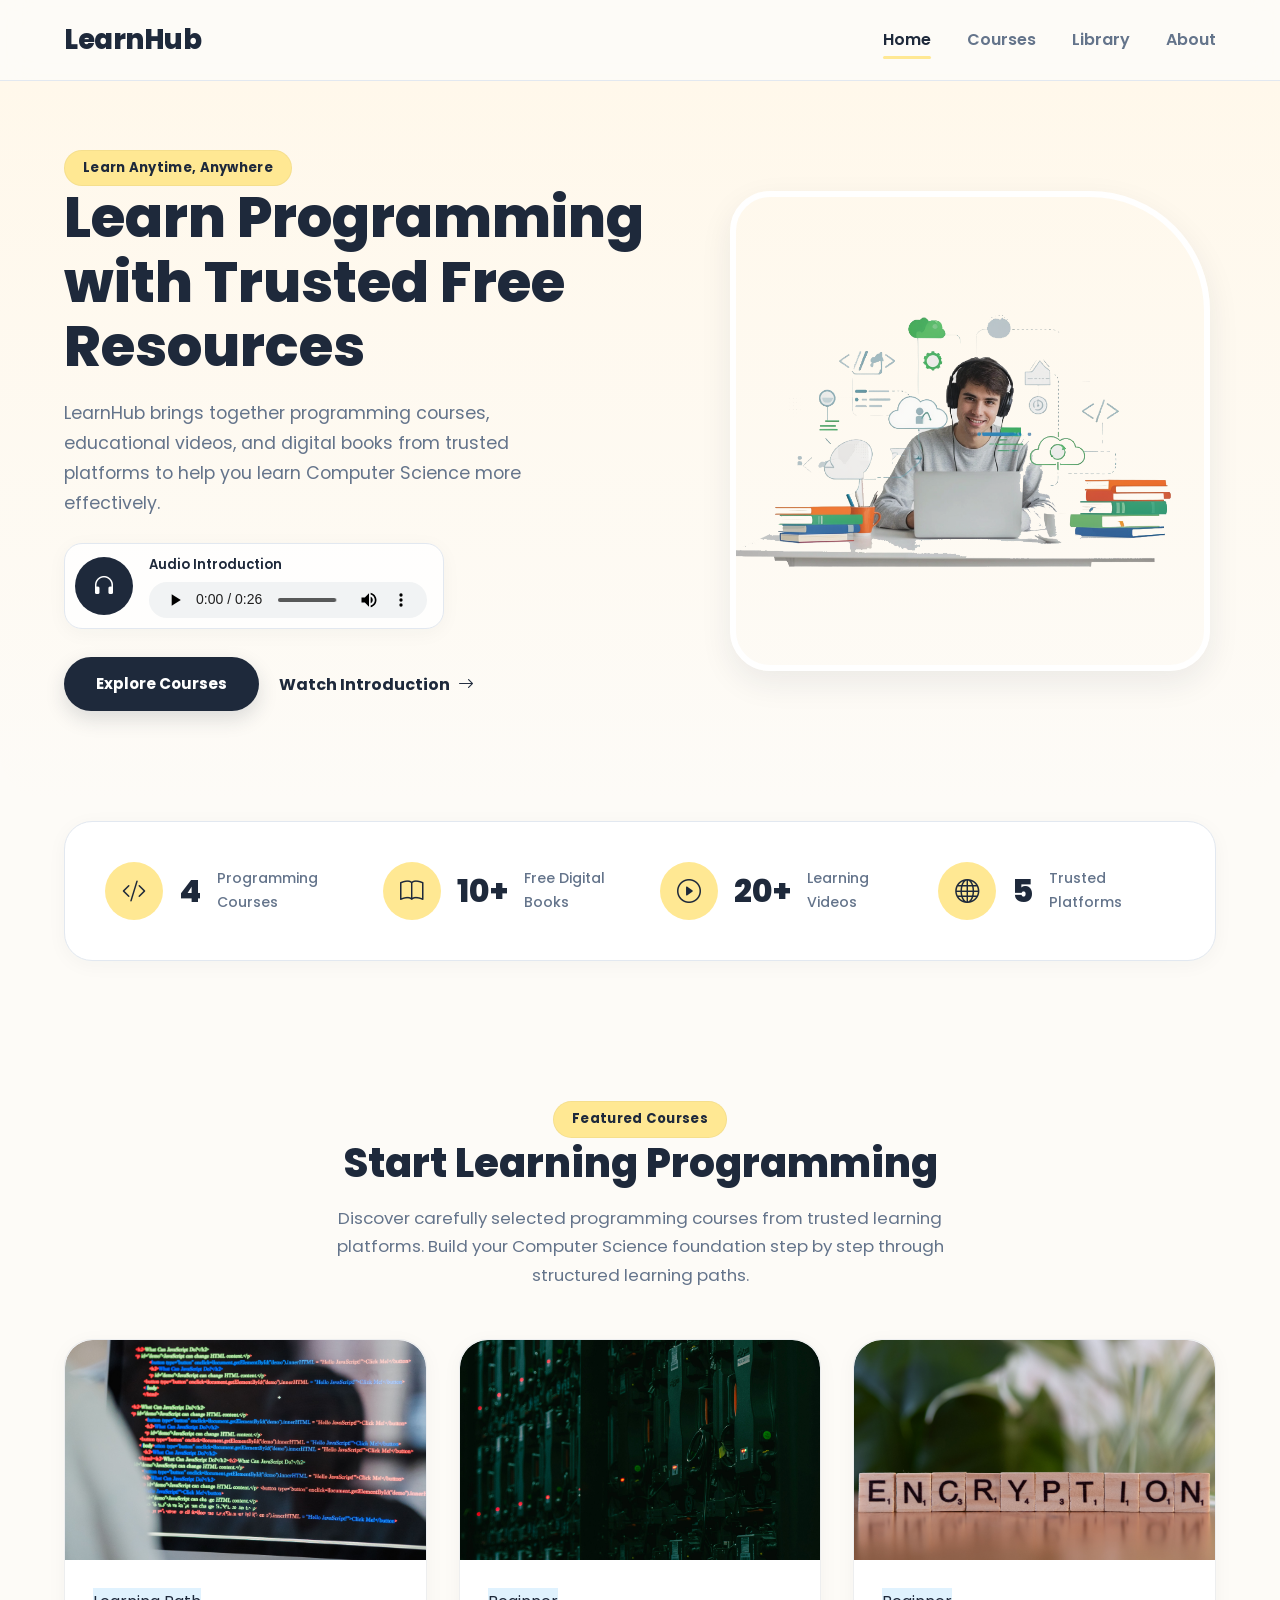
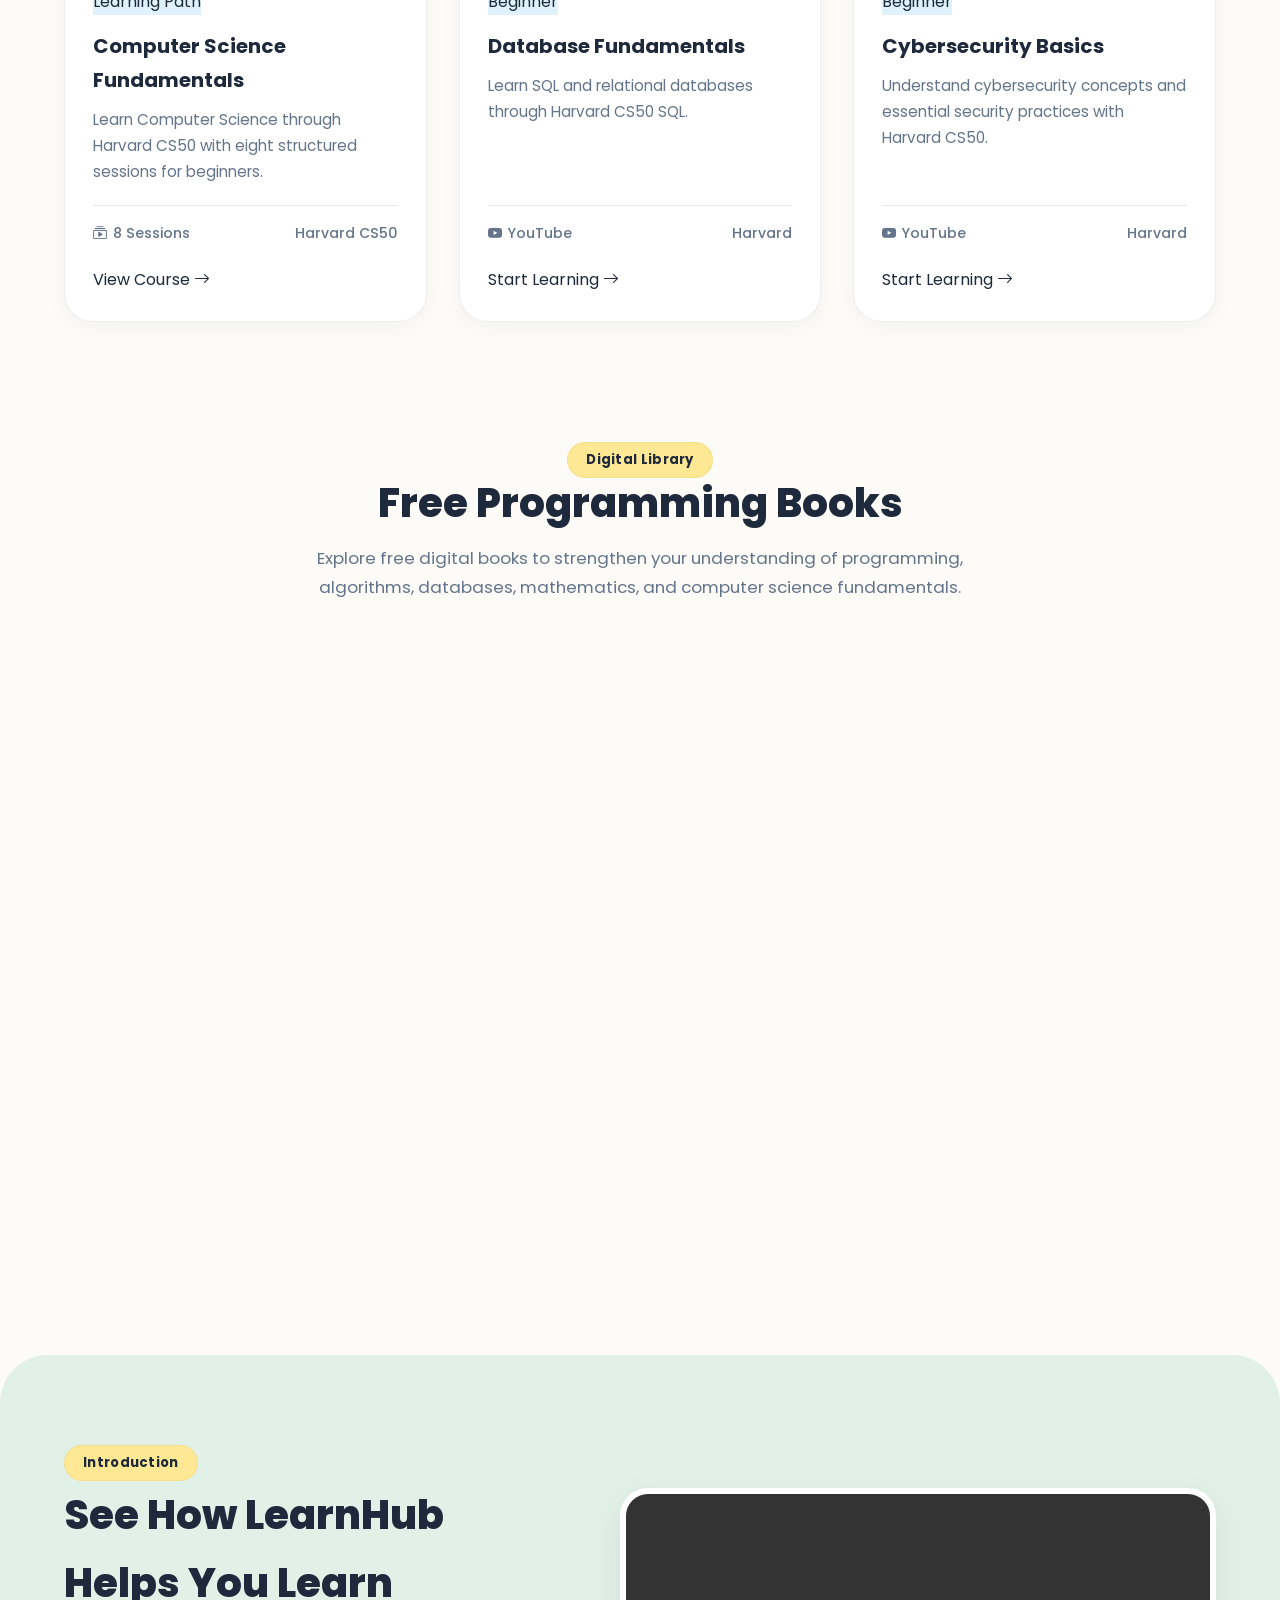
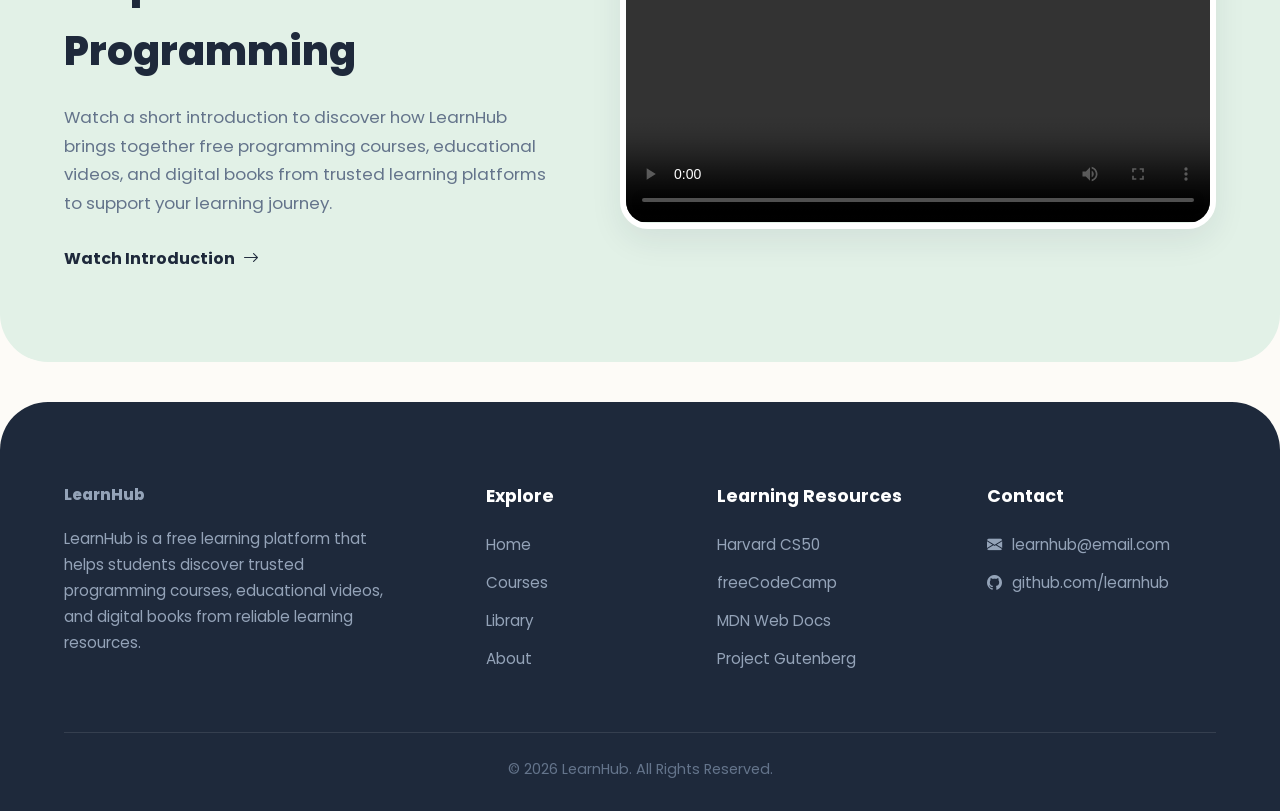
<file: index.html>
<!doctype html>
<html lang="en">
  <head>
    <meta charset="UTF-8" />

    <meta name="viewport" content="width=device-width, initial-scale=1.0" />

    <title>LearnHub | Free Programming Learning Platform</title>

    <link rel="preconnect" href="https://fonts.googleapis.com" />

    <link rel="preconnect" href="https://fonts.gstatic.com" crossorigin />

    <link
      href="https://fonts.googleapis.com/css2?family=Poppins:wght@300;400;500;600;700;800&display=swap"
      rel="stylesheet"
    />

    <link
      rel="stylesheet"
      href="https://cdn.jsdelivr.net/npm/bootstrap-icons@1.13.1/font/bootstrap-icons.min.css"
    />

    <link rel="stylesheet" href="styles.css" />
  </head>

  <body>
    <header>
      <nav class="navbar">
        <div class="container">
          <a href="index.html" class="logo"> LearnHub </a>

          <ul class="nav-links">
            <li>
              <a href="index.html" class="active">Home</a>
            </li>

            <li>
              <a href="courses.html">Courses</a>
            </li>

            <li>
              <a href="library.html">Library</a>
            </li>

            <li>
              <a href="about.html">About</a>
            </li>
          </ul>

          <button class="menu-toggle" aria-label="Open Menu">
            <i class="bi bi-list"></i>
          </button>
        </div>
      </nav>
    </header>

    <main>
      <!-- Hero -->
<section class="hero">
        <div class="container">
          <div class="hero-content">
            <div class="hero-text">
              <span class="hero-tag"> Learn Anytime, Anywhere </span>

              <h1>Learn Programming with Trusted Free Resources</h1>

              <p>
                LearnHub brings together programming courses, educational
                videos, and digital books from trusted platforms to help you
                learn Computer Science more effectively.
              </p>
      <!-- Audio -->
<div class="hero-audio" aria-label="LearnHub audio introduction">
                <div class="hero-audio-icon" aria-hidden="true">
                  <i class="bi bi-headphones"></i>
                </div>

                <div class="hero-audio-content">
                  <span class="hero-audio-label">Audio Introduction</span>
                  <audio
                    id="learnhub-audio"
                    controls
                    autoplay
                    preload="auto"
                    aria-label="LearnHub audio introduction"
                  >
                    <source
                      src="assets/audio/learnhub-intro.mp3"
                      type="audio/mpeg"
                    />
                    Your browser does not support the audio element.
                  </audio>
                </div>
              </div>

              <div class="hero-buttons">
                <a href="courses.html" class="btn btn-primary">
                  Explore Courses
                </a>

                <a href="#intro-video" class="link">
                  Watch Introduction

                  <i class="bi bi-arrow-right"></i>
                </a>
              </div>
            </div>

            <div class="hero-image">
              <img
                src="assets/images/hero.png"
                alt="Programming Learning Illustration"
              />
            </div>
          </div>
        </div>
      </section>
      <!-- Statistics -->
<section class="statistics">
        <div class="container">
          <div class="stats-container">
            <div class="stat-item">
              <i class="bi bi-code-slash"></i>

              <h3>4</h3>

              <p>Programming Courses</p>
            </div>

            <div class="stat-item">
              <i class="bi bi-book"></i>

              <h3>10+</h3>

              <p>Free Digital Books</p>
            </div>

            <div class="stat-item">
              <i class="bi bi-play-circle"></i>

              <h3>20+</h3>

              <p>Learning Videos</p>
            </div>

            <div class="stat-item">
              <i class="bi bi-globe"></i>

              <h3>5</h3>

              <p>Trusted Platforms</p>
            </div>
          </div>
        </div>
      </section>
      <!-- Courses -->
<section class="courses">
        <div class="container">
          <div class="section-title">
            <span class="section-tag"> Featured Courses </span>

            <h2>Start Learning Programming</h2>

            <p>
              Discover carefully selected programming courses from trusted
              learning platforms. Build your Computer Science foundation step by
              step through structured learning paths.
            </p>
          </div>

          <div class="course-container">
            <article class="course-card">
              <img
                src="assets/images/computer science.jpg"
                alt="Computer Science"
              />

              <div class="course-content">
                <span class="course-level"> Learning Path </span>

                <h3>Computer Science Fundamentals</h3>

                <p>
                  Learn Computer Science through Harvard CS50 with eight
                  structured sessions for beginners.
                </p>

                <div class="course-info">
                  <span>
                    <i class="bi bi-collection-play"></i>

                    8 Sessions
                  </span>

                  <span> Harvard CS50 </span>
                </div>

                <a href="course-detail.html" class="course-link">
                  View Course

                  <i class="bi bi-arrow-right"></i>
                </a>
              </div>
            </article>

            <article class="course-card">
              <img src="assets/images/data.jpg" alt="Database Fundamentals" />

              <div class="course-content">
                <span class="course-level"> Beginner </span>

                <h3>Database Fundamentals</h3>

                <p>
                  Learn SQL and relational databases through Harvard CS50 SQL.
                </p>

                <div class="course-info">
                  <span>
                    <i class="bi bi-youtube"></i>

                    YouTube
                  </span>

                  <span> Harvard </span>
                </div>

                <a
                  href="https://youtu.be/WXk7yDqsKxs"
                  target="_blank"
                  class="course-link"
                >
                  Start Learning

                  <i class="bi bi-arrow-right"></i>
                </a>
              </div>
            </article>

            <article class="course-card">
              <img src="assets/images/cybersecurity.jpg" alt="Cybersecurity" />

              <div class="course-content">
                <span class="course-level"> Beginner </span>

                <h3>Cybersecurity Basics</h3>

                <p>
                  Understand cybersecurity concepts and essential security
                  practices with Harvard CS50.
                </p>

                <div class="course-info">
                  <span>
                    <i class="bi bi-youtube"></i>

                    YouTube
                  </span>

                  <span> Harvard </span>
                </div>

                <a
                  href="https://youtu.be/9HOpanT0GRs"
                  target="_blank"
                  class="course-link"
                >
                  Start Learning

                  <i class="bi bi-arrow-right"></i>
                </a>
              </div>
            </article>
          </div>
        </div>
      </section>
      <!-- Library -->
<section class="library">
        <div class="container">
          <div class="section-title">
            <span class="section-tag"> Digital Library </span>

            <h2>Free Programming Books</h2>

            <p>
              Explore free digital books to strengthen your understanding of
              programming, algorithms, databases, mathematics, and computer
              science fundamentals.
            </p>
          </div>

          <div class="book-container">
            <article class="book-card">
              <img
                src="assets/images/book-calculus.png"
                alt="Calculus Made Easy"
              />

              <div class="book-content">
                <span class="book-category"> Mathematics </span>

                <h3>Calculus Made Easy</h3>

                <p>
                  A beginner-friendly introduction to calculus written in a
                  simple and practical style.
                </p>

                <a href="book-detail.html" class="book-link">
                  Read Book

                  <i class="bi bi-arrow-right"></i>
                </a>
              </div>
            </article>

            <article class="book-card">
              <img
                src="assets/images/book-allenB.png"
                alt="Python Crash Course"
              />

              <div class="book-content">
                <span class="book-category"> Programming </span>

                <h3>Python Crash Course</h3>

                <p>
                  Learn Python programming from the basics with practical
                  exercises and projects.
                </p>

                <a href="book-detail.html" class="book-link">
                  Read Book

                  <i class="bi bi-arrow-right"></i>
                </a>
              </div>
            </article>

            <article class="book-card">
              <img
                src="assets/images/book-allenB.png"
                alt="Introduction to Algorithms"
              />

              <div class="book-content">
                <span class="book-category"> Algorithms </span>

                <h3>Introduction to Algorithms</h3>

                <p>
                  Learn fundamental algorithms and data structures used in
                  modern software development.
                </p>

                <a href="book-detail.html" class="book-link">
                  Read Book

                  <i class="bi bi-arrow-right"></i>
                </a>
              </div>
            </article>

            <article class="book-card">
              <img src="assets/images/book-allenB.png" alt="SQL Guide" />

              <div class="book-content">
                <span class="book-category"> Database </span>

                <h3>SQL Guide</h3>

                <p>
                  Master SQL queries and relational database concepts through
                  practical examples.
                </p>

                <a href="book-detail.html" class="book-link">
                  Read Book

                  <i class="bi bi-arrow-right"></i>
                </a>
              </div>
            </article>
          </div>
        </div>
      </section>
      <!-- Video -->
<section class="intro-video" id="intro-video">
        <div class="container">
          <div class="intro-content">
            <div class="intro-text">
              <span class="section-tag"> Introduction </span>

              <h2>See How LearnHub Helps You Learn Programming</h2>

              <p>
                Watch a short introduction to discover how LearnHub brings
                together free programming courses, educational videos, and
                digital books from trusted learning platforms to support your
                learning journey.
              </p>

              <a
                href="https://www.youtube.com/watch?v=UuIEbpQms8o"
                target="_blank"
                class="link"
              >
                Watch Introduction

                <i class="bi bi-arrow-right"></i>
              </a>
            </div>

            <div class="intro-player">
              <video
                controls
                preload="metadata"
                playsinline
                aria-label="LearnHub Introduction"
              >
                <source src="assets/video/video-introduction.mp4" type="video/mp4" />
                Your browser does not support the video element.
              </video>
            </div>
          </div>
        </div>
      </section>
    </main>

    <footer class="footer">
      <div class="container">
        <div class="footer-container">
          <div class="footer-column">
            <a href="index.html" class="footer-logo"> LearnHub </a>

            <p>
              LearnHub is a free learning platform that helps students discover
              trusted programming courses, educational videos, and digital books
              from reliable learning resources.
            </p>
          </div>

          <div class="footer-column">
            <h3>Explore</h3>

            <ul>
              <li>
                <a href="index.html">Home</a>
              </li>

              <li>
                <a href="courses.html">Courses</a>
              </li>

              <li>
                <a href="library.html">Library</a>
              </li>

              <li>
                <a href="about.html">About</a>
              </li>
            </ul>
          </div>

          <div class="footer-column">
            <h3>Learning Resources</h3>

            <ul>
              <li>
                <a href="https://cs50.harvard.edu/" target="_blank">
                  Harvard CS50
                </a>
              </li>

              <li>
                <a href="https://www.freecodecamp.org/" target="_blank">
                  freeCodeCamp
                </a>
              </li>

              <li>
                <a href="https://developer.mozilla.org/" target="_blank">
                  MDN Web Docs
                </a>
              </li>

              <li>
                <a href="https://www.gutenberg.org/" target="_blank">
                  Project Gutenberg
                </a>
              </li>
            </ul>
          </div>

          <div class="footer-column">
            <h3>Contact</h3>

            <ul>
              <li>
                <i class="bi bi-envelope-fill"></i>

                learnhub@email.com
              </li>

              <li>
                <i class="bi bi-github"></i>

                github.com/learnhub
              </li>
            </ul>
          </div>
        </div>

        <div class="footer-bottom">
          <p>© 2026 LearnHub. All Rights Reserved.</p>
        </div>
      </div>
    </footer>

    <script src="script.js"></script>
  </body>
</html>
</file>
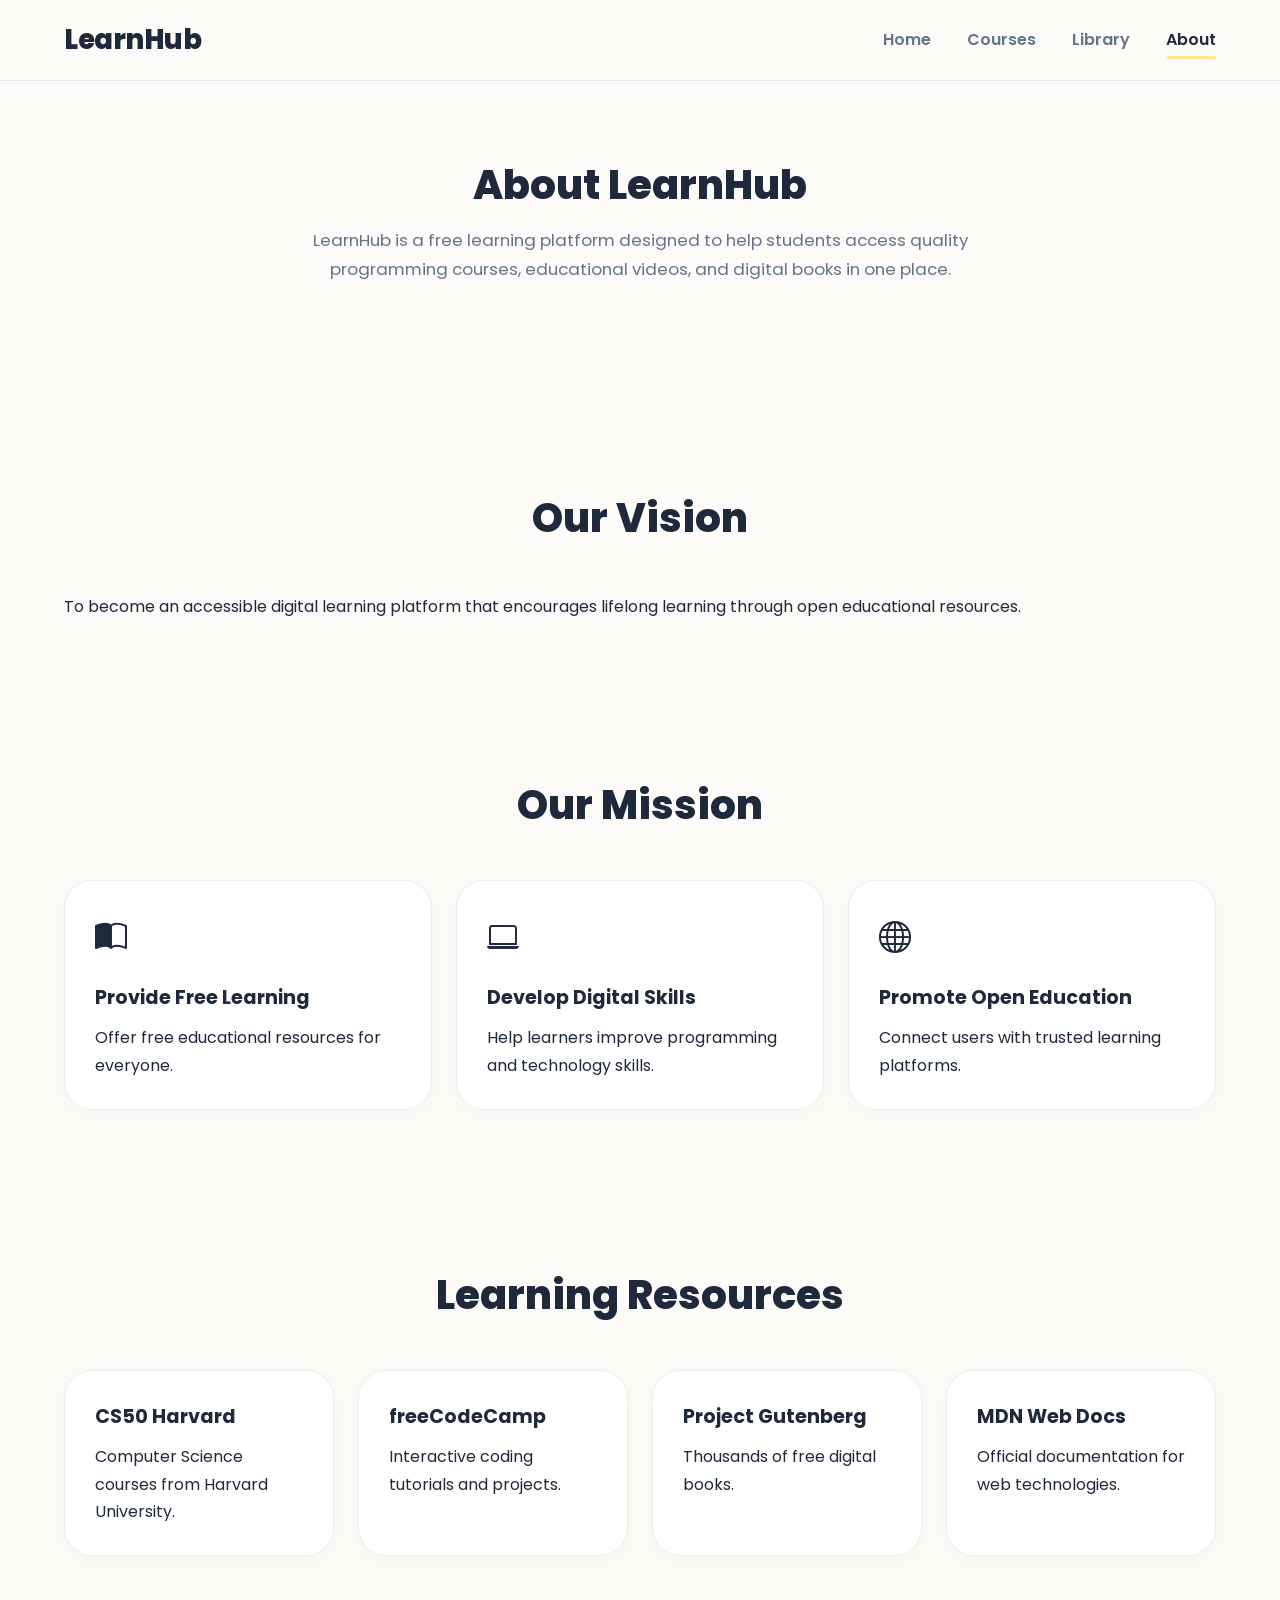
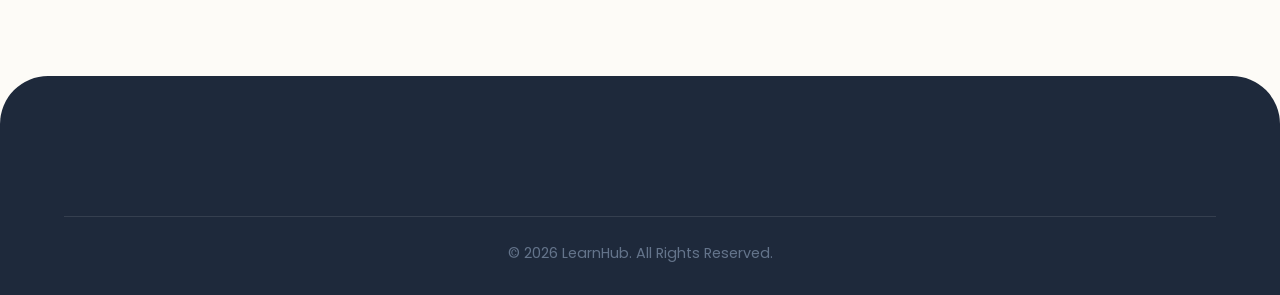
<file: about.html>
<!doctype html>
<html lang="en">
  <head>
    <meta charset="UTF-8" />

    <meta name="viewport" content="width=device-width, initial-scale=1.0" />

    <title>About | LearnHub</title>
      <!-- Fonts -->
<link rel="preconnect" href="https://fonts.googleapis.com" />

    <link rel="preconnect" href="https://fonts.gstatic.com" crossorigin />

    <link
      href="https://fonts.googleapis.com/css2?family=Poppins:wght@300;400;500;600;700;800&display=swap"
      rel="stylesheet"
    />
      <!-- Icons -->
<link
      rel="stylesheet"
      href="https://cdn.jsdelivr.net/npm/bootstrap-icons@1.13.1/font/bootstrap-icons.min.css"
    />
      <!-- Styles -->
<link rel="stylesheet" href="styles.css" />
  </head>

  <body>
    <header>
      <nav class="navbar">
        <div class="container">
          <a href="index.html" class="logo"> LearnHub </a>

          <ul class="nav-links">
            <li><a href="index.html">Home</a></li>

            <li><a href="courses.html">Courses</a></li>

            <li><a href="library.html">Library</a></li>

            <li><a href="about.html" class="active">About</a></li>
          </ul>

          <button class="menu-toggle">
            <i class="bi bi-list"></i>
          </button>
        </div>
      </nav>
    </header>

    <main>
      <!-- About -->
<section class="about-page">
        <div class="container">
          <div class="section-title">
            <h1>About LearnHub</h1>

            <p>
              LearnHub is a free learning platform designed to help students
              access quality programming courses, educational videos, and
              digital books in one place.
            </p>
          </div>
        </div>
      </section>
      <!-- Vision -->
<section class="vision">
        <div class="container">
          <div class="section-title">
            <h2>Our Vision</h2>
          </div>

          <p>
            To become an accessible digital learning platform that encourages
            lifelong learning through open educational resources.
          </p>
        </div>
      </section>
      <!-- Mission -->
<section class="mission">
        <div class="container">
          <div class="section-title">
            <h2>Our Mission</h2>
          </div>

          <div class="mission-container">
            <div class="mission-card">
              <i class="bi bi-book-half"></i>

              <h3>Provide Free Learning</h3>

              <p>Offer free educational resources for everyone.</p>
            </div>

            <div class="mission-card">
              <i class="bi bi-laptop"></i>

              <h3>Develop Digital Skills</h3>

              <p>Help learners improve programming and technology skills.</p>
            </div>

            <div class="mission-card">
              <i class="bi bi-globe"></i>

              <h3>Promote Open Education</h3>

              <p>Connect users with trusted learning platforms.</p>
            </div>
          </div>
        </div>
      </section>
      <!-- Resources -->
<section class="about-resources">
        <div class="container">
          <div class="section-title">
            <h2>Learning Resources</h2>
          </div>

          <div class="resource-container">
            <div class="resource-card">
              <h3>CS50 Harvard</h3>

              <p>Computer Science courses from Harvard University.</p>
            </div>

            <div class="resource-card">
              <h3>freeCodeCamp</h3>

              <p>Interactive coding tutorials and projects.</p>
            </div>

            <div class="resource-card">
              <h3>Project Gutenberg</h3>

              <p>Thousands of free digital books.</p>
            </div>

            <div class="resource-card">
              <h3>MDN Web Docs</h3>

              <p>Official documentation for web technologies.</p>
            </div>
          </div>
        </div>
      </section>
    </main>

    <footer class="footer">
      <div class="container">
        <div class="footer-bottom">
          <p>© 2026 LearnHub. All Rights Reserved.</p>
        </div>
      </div>
    </footer>

    <script src="script.js"></script>
  </body>
</html>
</file>
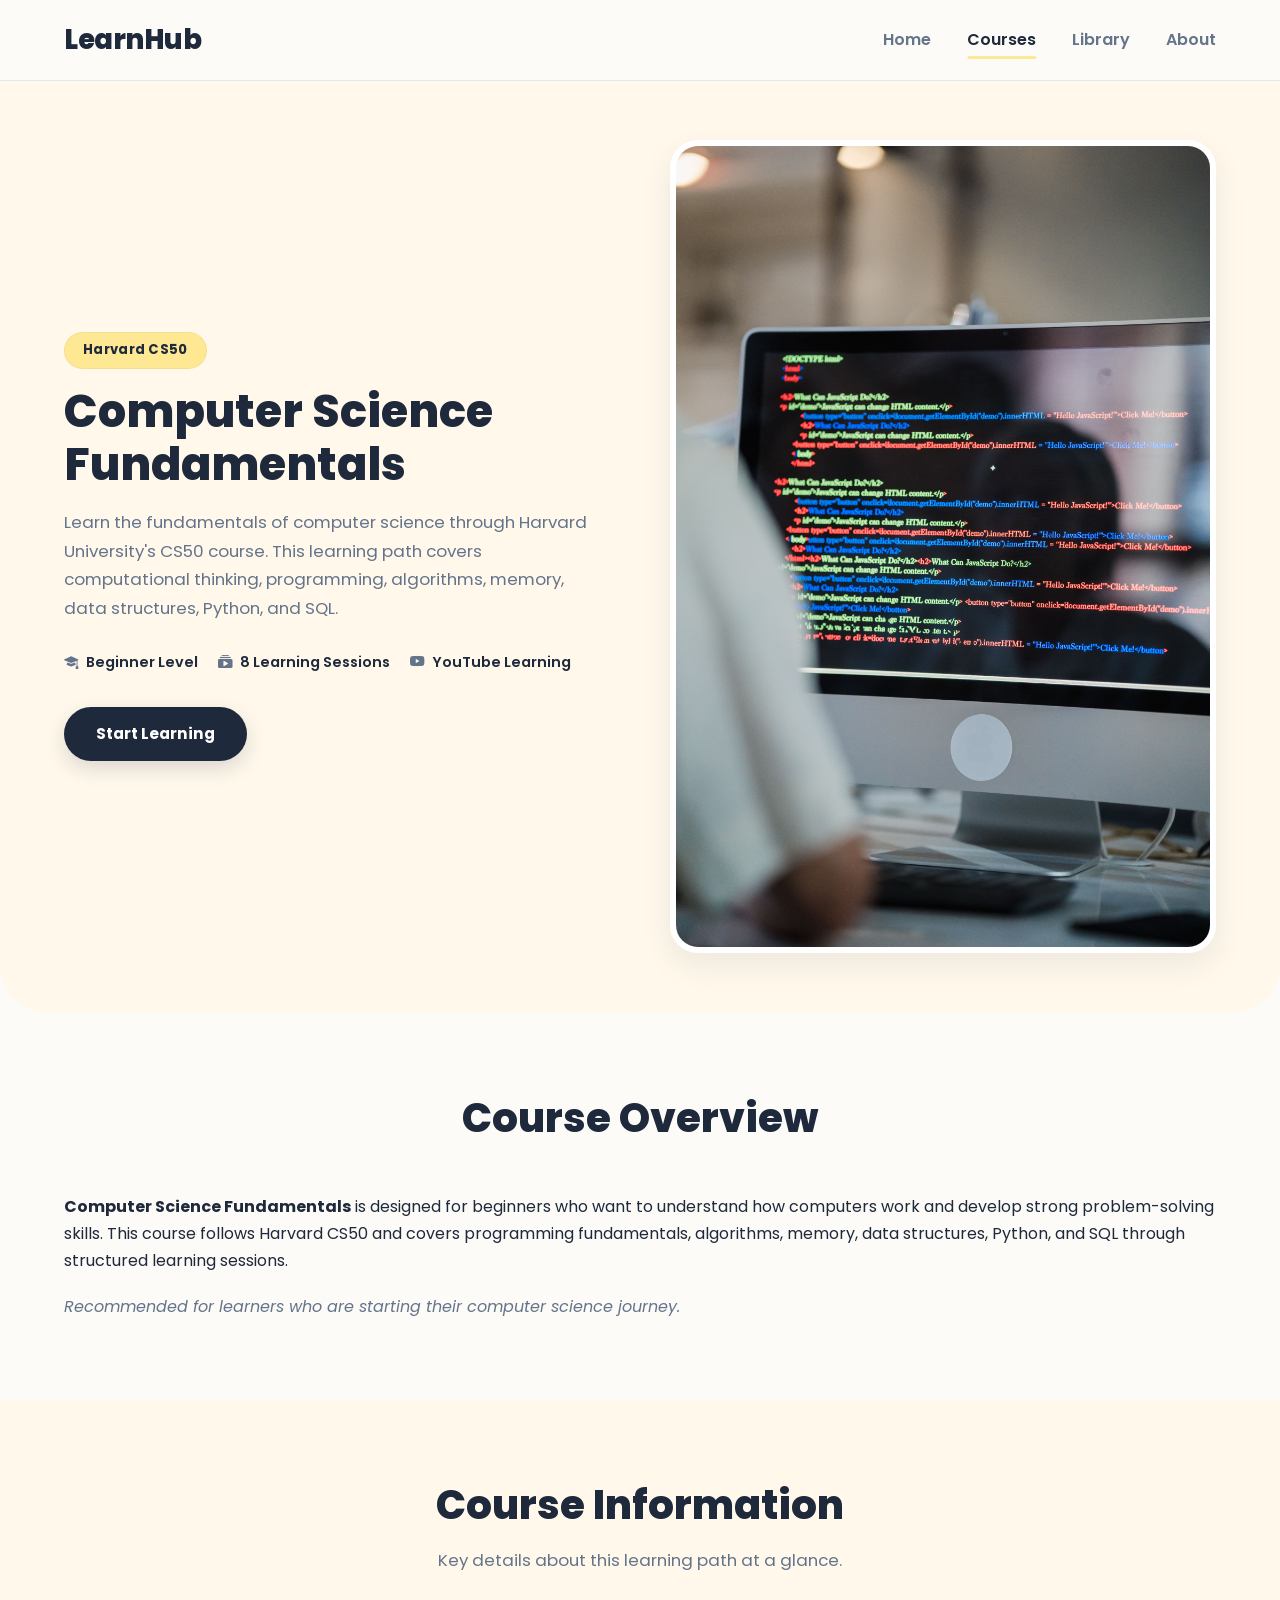
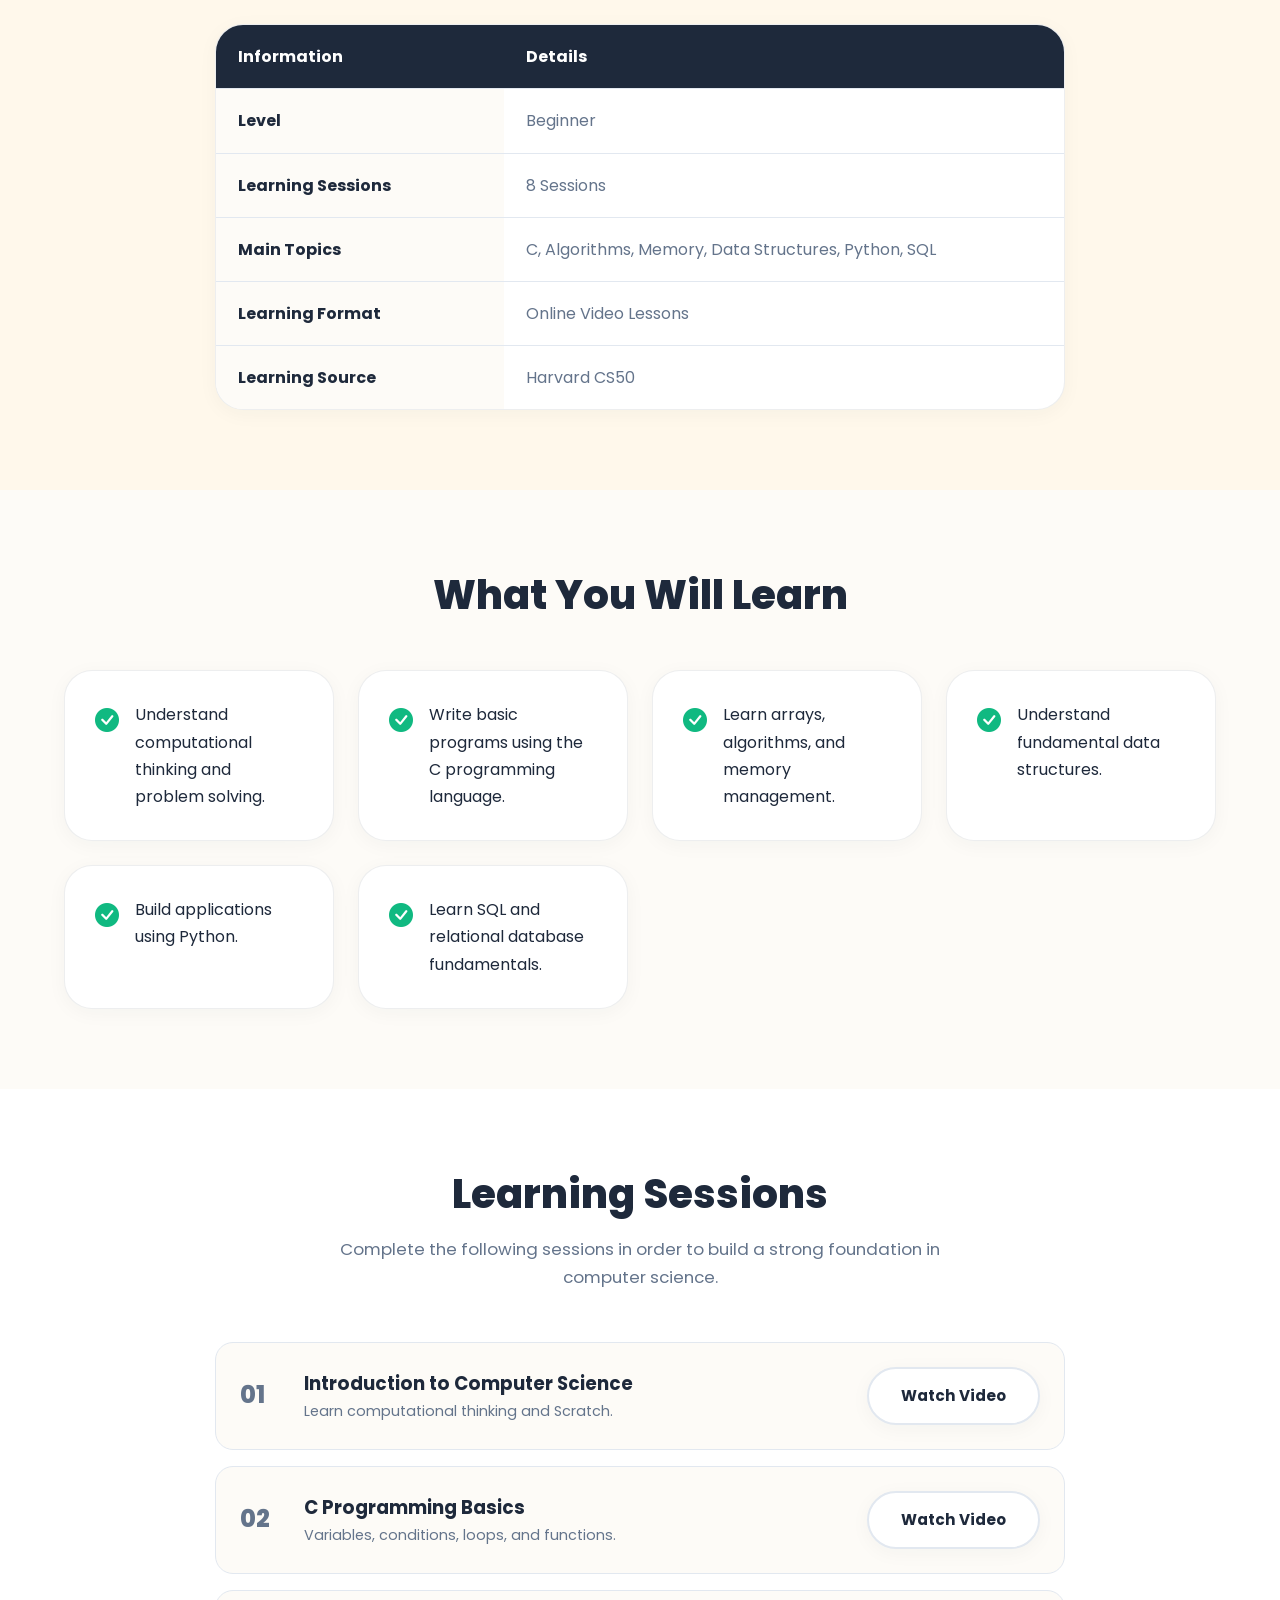
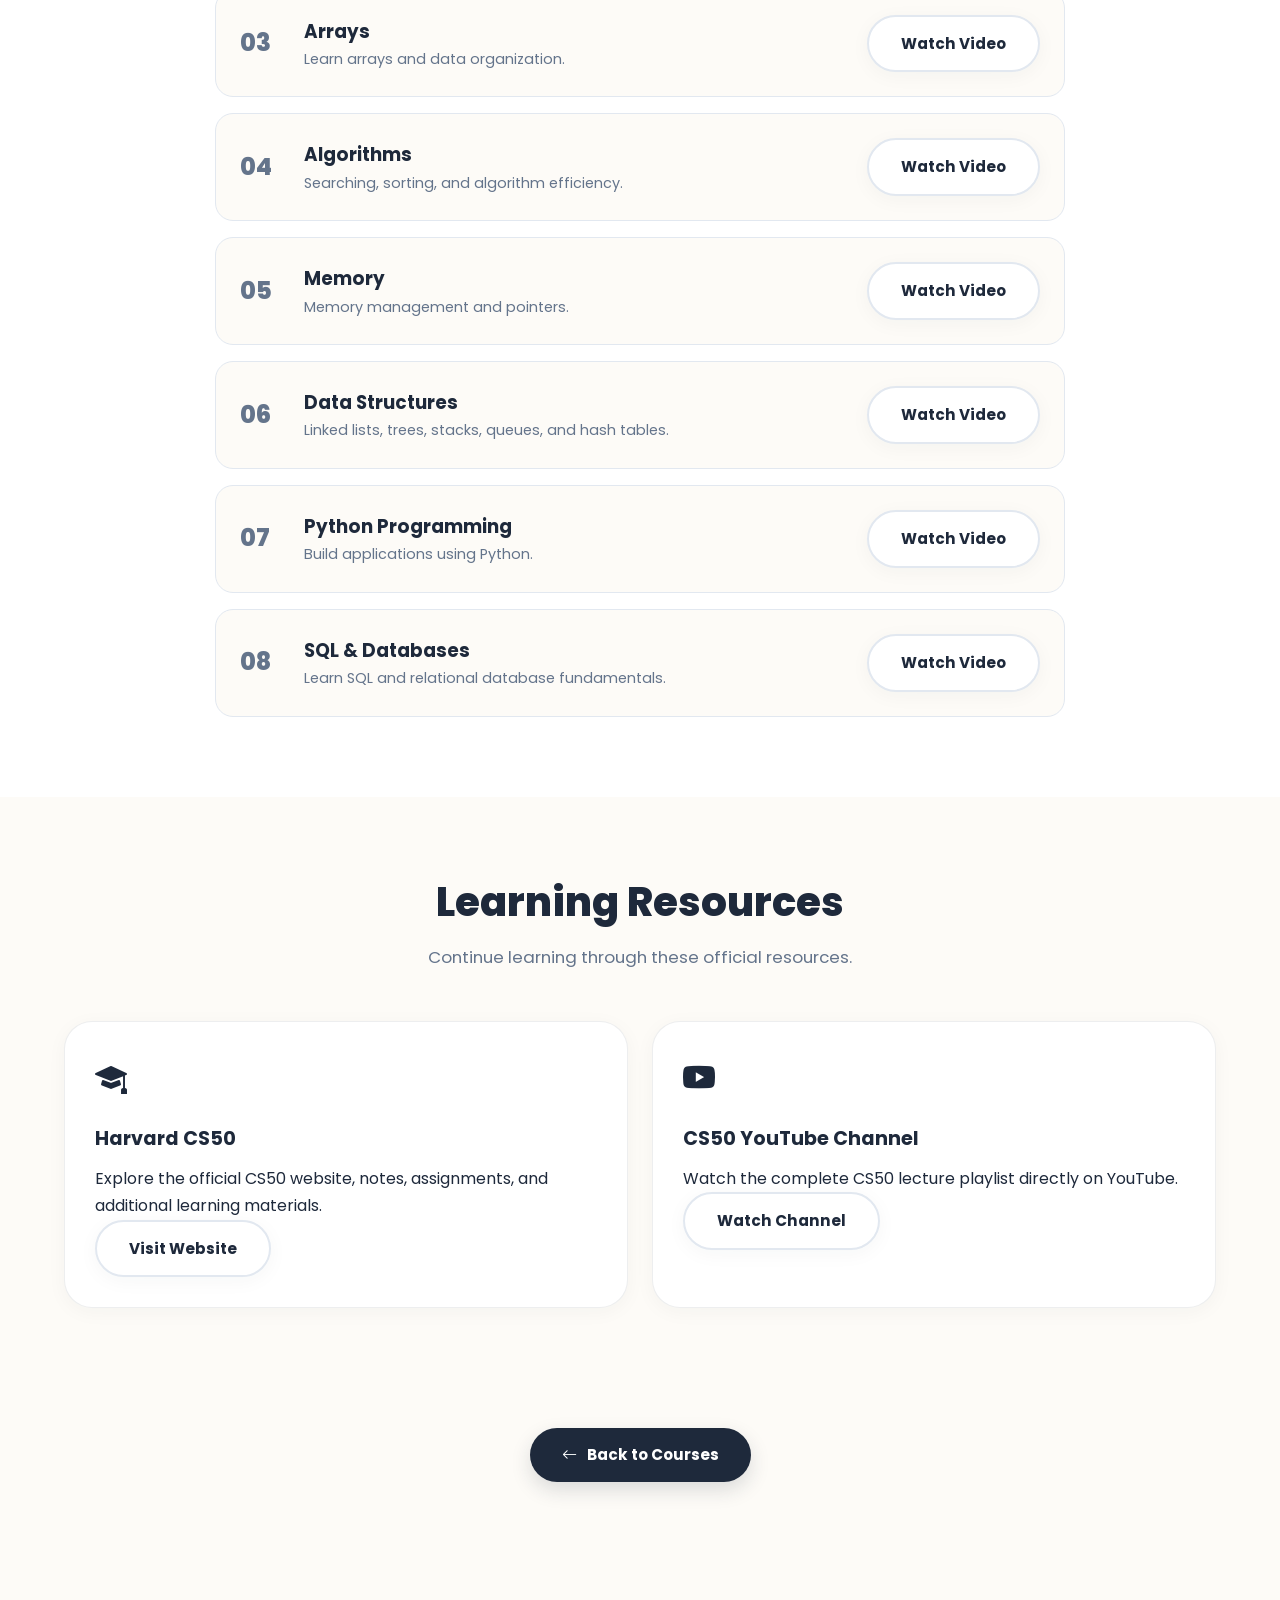
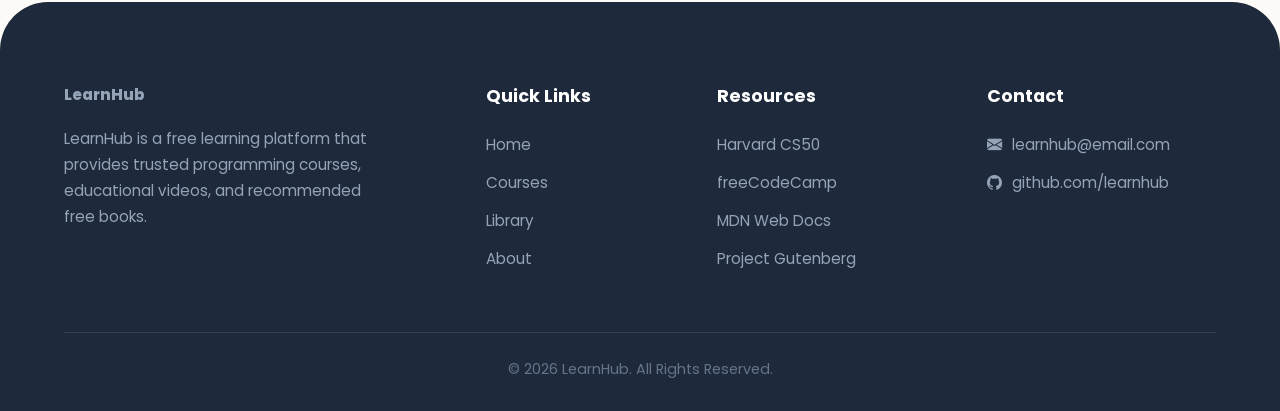
<file: course-detail.html>
<!doctype html>
<html lang="en">
  <head>
    <meta charset="UTF-8" />

    <meta name="viewport" content="width=device-width, initial-scale=1.0" />

    <title>Computer Science Fundamentals | LearnHub</title>
      <!-- Fonts -->
<link rel="preconnect" href="https://fonts.googleapis.com" />

    <link rel="preconnect" href="https://fonts.gstatic.com" crossorigin />

    <link
      href="https://fonts.googleapis.com/css2?family=Poppins:wght@300;400;500;600;700;800&display=swap"
      rel="stylesheet"
    />
      <!-- Icons -->
<link
      rel="stylesheet"
      href="https://cdn.jsdelivr.net/npm/bootstrap-icons@1.13.1/font/bootstrap-icons.min.css"
    />
      <!-- Styles -->
<link rel="stylesheet" href="styles.css" />
  </head>

  <body>
    <header>
      <nav class="navbar">
        <div class="container">
          <a href="index.html" class="logo"> LearnHub </a>

          <ul class="nav-links">
            <li>
              <a href="index.html"> Home </a>
            </li>

            <li>
              <a href="courses.html" class="active"> Courses </a>
            </li>

            <li>
              <a href="library.html"> Library </a>
            </li>

            <li>
              <a href="about.html"> About </a>
            </li>
          </ul>

          <button class="menu-toggle">
            <i class="bi bi-list"></i>
          </button>
        </div>
      </nav>
    </header>

    <main>
      <!-- Banner -->
<section class="course-banner">
        <div class="container">
          <div class="course-banner-content">
            <div class="course-detail-info">
              <span class="course-badge"> Harvard CS50 </span>

              <h1>Computer Science Fundamentals</h1>

              <p class="course-summary">
                Learn the fundamentals of computer science through Harvard
                University's CS50 course. This learning path covers
                computational thinking, programming, algorithms, memory, data
                structures, Python, and SQL.
              </p>

              <div class="course-meta">
                <div class="meta-item">
                  <i class="bi bi-mortarboard-fill"></i>

                  <span> Beginner Level </span>
                </div>

                <div class="meta-item">
                  <i class="bi bi-collection-play-fill"></i>

                  <span> 8 Learning Sessions </span>
                </div>

                <div class="meta-item">
                  <i class="bi bi-youtube"></i>

                  <span> YouTube Learning </span>
                </div>
              </div>

              <a href="#course-sessions" class="btn btn-primary">
                Start Learning
              </a>
            </div>

            <div class="course-detail-image">
              <img
                src="assets/images/computer science.jpg"
                alt="Computer Science Fundamentals"
              />
            </div>
          </div>
        </div>
      </section>
      <!-- Overview -->
<section class="course-overview">
        <div class="container">
          <div class="section-title">
            <h2>Course Overview</h2>
          </div>

          <p>
            <strong>Computer Science Fundamentals</strong> is designed for
            beginners who want to understand how computers work and develop
            strong problem-solving skills. This course follows Harvard CS50
            and covers programming fundamentals, algorithms, memory, data
            structures, Python, and SQL through structured learning sessions.
          </p>

          <p class="text-note">
            <em>Recommended for learners who are starting their computer science journey.</em>
          </p>
        </div>
      </section>
      <!-- Course Information -->
<section class="course-information">
        <div class="container">
          <div class="section-title">
            <h2>Course Information</h2>

            <p>Key details about this learning path at a glance.</p>
          </div>

          <div class="table-wrapper">
            <table class="course-table">
              <thead>
                <tr>
                  <th scope="col">Information</th>
                  <th scope="col">Details</th>
                </tr>
              </thead>

              <tbody>
                <tr>
                  <th scope="row">Level</th>
                  <td>Beginner</td>
                </tr>

                <tr>
                  <th scope="row">Learning Sessions</th>
                  <td>8 Sessions</td>
                </tr>

                <tr>
                  <th scope="row">Main Topics</th>
                  <td>C, Algorithms, Memory, Data Structures, Python, SQL</td>
                </tr>

                <tr>
                  <th scope="row">Learning Format</th>
                  <td>Online Video Lessons</td>
                </tr>

                <tr>
                  <th scope="row">Learning Source</th>
                  <td>Harvard CS50</td>
                </tr>
              </tbody>
            </table>
          </div>
        </div>
      </section>
      <!-- Learning Outcomes -->
<section class="learning-outcomes">
        <div class="container">
          <div class="section-title">
            <h2>What You Will Learn</h2>
          </div>

          <div class="outcome-container">
            <div class="outcome-card">
              <i class="bi bi-check-circle-fill"></i>

              <p>Understand computational thinking and problem solving.</p>
            </div>

            <div class="outcome-card">
              <i class="bi bi-check-circle-fill"></i>

              <p>Write basic programs using the C programming language.</p>
            </div>

            <div class="outcome-card">
              <i class="bi bi-check-circle-fill"></i>

              <p>Learn arrays, algorithms, and memory management.</p>
            </div>

            <div class="outcome-card">
              <i class="bi bi-check-circle-fill"></i>

              <p>Understand fundamental data structures.</p>
            </div>

            <div class="outcome-card">
              <i class="bi bi-check-circle-fill"></i>

              <p>Build applications using Python.</p>
            </div>

            <div class="outcome-card">
              <i class="bi bi-check-circle-fill"></i>

              <p>Learn SQL and relational database fundamentals.</p>
            </div>
          </div>
        </div>
      </section>
      <!-- Sessions -->
<section class="course-sessions" id="course-sessions">
        <div class="container">
          <div class="section-title">
            <h2>Learning Sessions</h2>

            <p>
              Complete the following sessions in order to build a strong
              foundation in computer science.
            </p>
          </div>

          <div class="session-container">
            <div class="session-card">
              <span class="session-number">01</span>

              <div class="session-content">
                <h3>Introduction to Computer Science</h3>

                <p>Learn computational thinking and Scratch.</p>
              </div>

              <a
                href="https://youtu.be/UuIEbpQms8o"
                target="_blank"
                class="btn btn-outline"
              >
                Watch Video
              </a>
            </div>

            <div class="session-card">
              <span class="session-number">02</span>

              <div class="session-content">
                <h3>C Programming Basics</h3>

                <p>Variables, conditions, loops, and functions.</p>
              </div>

              <a
                href="https://youtu.be/SlqjA04_dpk"
                target="_blank"
                class="btn btn-outline"
              >
                Watch Video
              </a>
            </div>

            <div class="session-card">
              <span class="session-number">03</span>

              <div class="session-content">
                <h3>Arrays</h3>

                <p>Learn arrays and data organization.</p>
              </div>

              <a
                href="https://youtu.be/h5Gc1n8ZuU8"
                target="_blank"
                class="btn btn-outline"
              >
                Watch Video
              </a>
            </div>

            <div class="session-card">
              <span class="session-number">04</span>

              <div class="session-content">
                <h3>Algorithms</h3>

                <p>Searching, sorting, and algorithm efficiency.</p>
              </div>

              <a
                href="https://youtu.be/6Svu_ae5ebk"
                target="_blank"
                class="btn btn-outline"
              >
                Watch Video
              </a>
            </div>

            <div class="session-card">
              <span class="session-number">05</span>

              <div class="session-content">
                <h3>Memory</h3>

                <p>Memory management and pointers.</p>
              </div>

              <a
                href="https://youtu.be/db0H0U13YsA"
                target="_blank"
                class="btn btn-outline"
              >
                Watch Video
              </a>
            </div>

            <div class="session-card">
              <span class="session-number">06</span>

              <div class="session-content">
                <h3>Data Structures</h3>

                <p>Linked lists, trees, stacks, queues, and hash tables.</p>
              </div>

              <a
                href="https://youtu.be/PmAI76OGE_E"
                target="_blank"
                class="btn btn-outline"
              >
                Watch Video
              </a>
            </div>

            <div class="session-card">
              <span class="session-number">07</span>

              <div class="session-content">
                <h3>Python Programming</h3>

                <p>Build applications using Python.</p>
              </div>

              <a
                href="https://youtu.be/Rl0ludWTLxs"
                target="_blank"
                class="btn btn-outline"
              >
                Watch Video
              </a>
            </div>

            <div class="session-card">
              <span class="session-number">08</span>

              <div class="session-content">
                <h3>SQL & Databases</h3>

                <p>Learn SQL and relational database fundamentals.</p>
              </div>

              <a
                href="https://youtu.be/oqRU2So6Z2Y"
                target="_blank"
                class="btn btn-outline"
              >
                Watch Video
              </a>
            </div>
          </div>
        </div>
      </section>
      <!-- Resources -->
<section class="course-resources">
        <div class="container">
          <div class="section-title">
            <h2>Learning Resources</h2>

            <p>Continue learning through these official resources.</p>
          </div>

          <div class="resource-container">
            <div class="resource-card">
              <i class="bi bi-mortarboard-fill"></i>

              <h3>Harvard CS50</h3>

              <p>
                Explore the official CS50 website, notes, assignments, and
                additional learning materials.
              </p>

              <a
                href="https://cs50.harvard.edu/x/"
                target="_blank"
                class="btn btn-outline"
              >
                Visit Website
              </a>
            </div>

            <div class="resource-card">
              <i class="bi bi-youtube"></i>

              <h3>CS50 YouTube Channel</h3>

              <p>
                Watch the complete CS50 lecture playlist directly on YouTube.
              </p>

              <a
                href="https://www.youtube.com/@cs50"
                target="_blank"
                class="btn btn-outline"
              >
                Watch Channel
              </a>
            </div>
          </div>
        </div>
      </section>
      <!-- Navigation -->
<section class="course-navigation">
        <div class="container">
          <a href="courses.html" class="btn btn-primary">
            <i class="bi bi-arrow-left"></i>

            Back to Courses
          </a>
        </div>
      </section>
    </main>
      <!-- Footer -->
<footer class="footer">
      <div class="container">
        <div class="footer-container">
          <div class="footer-column">
            <a href="index.html" class="footer-logo"> LearnHub </a>

            <p>
              LearnHub is a free learning platform that provides trusted
              programming courses, educational videos, and recommended free
              books.
            </p>
          </div>

          <div class="footer-column">
            <h3>Quick Links</h3>

            <ul>
              <li><a href="index.html">Home</a></li>

              <li><a href="courses.html">Courses</a></li>

              <li><a href="library.html">Library</a></li>

              <li><a href="about.html">About</a></li>
            </ul>
          </div>

          <div class="footer-column">
            <h3>Resources</h3>

            <ul>
              <li>
                <a href="https://cs50.harvard.edu/" target="_blank">
                  Harvard CS50
                </a>
              </li>

              <li>
                <a href="https://www.freecodecamp.org/" target="_blank">
                  freeCodeCamp
                </a>
              </li>

              <li>
                <a href="https://developer.mozilla.org/" target="_blank">
                  MDN Web Docs
                </a>
              </li>

              <li>
                <a href="https://www.gutenberg.org/" target="_blank">
                  Project Gutenberg
                </a>
              </li>
            </ul>
          </div>

          <div class="footer-column">
            <h3>Contact</h3>

            <ul>
              <li>
                <i class="bi bi-envelope-fill"></i>

                learnhub@email.com
              </li>

              <li>
                <i class="bi bi-github"></i>

                github.com/learnhub
              </li>
            </ul>
          </div>
        </div>

        <div class="footer-bottom">
          <p>© 2026 LearnHub. All Rights Reserved.</p>
        </div>
      </div>
    </footer>

    <script src="script.js"></script>
  </body>
</html>
</file>
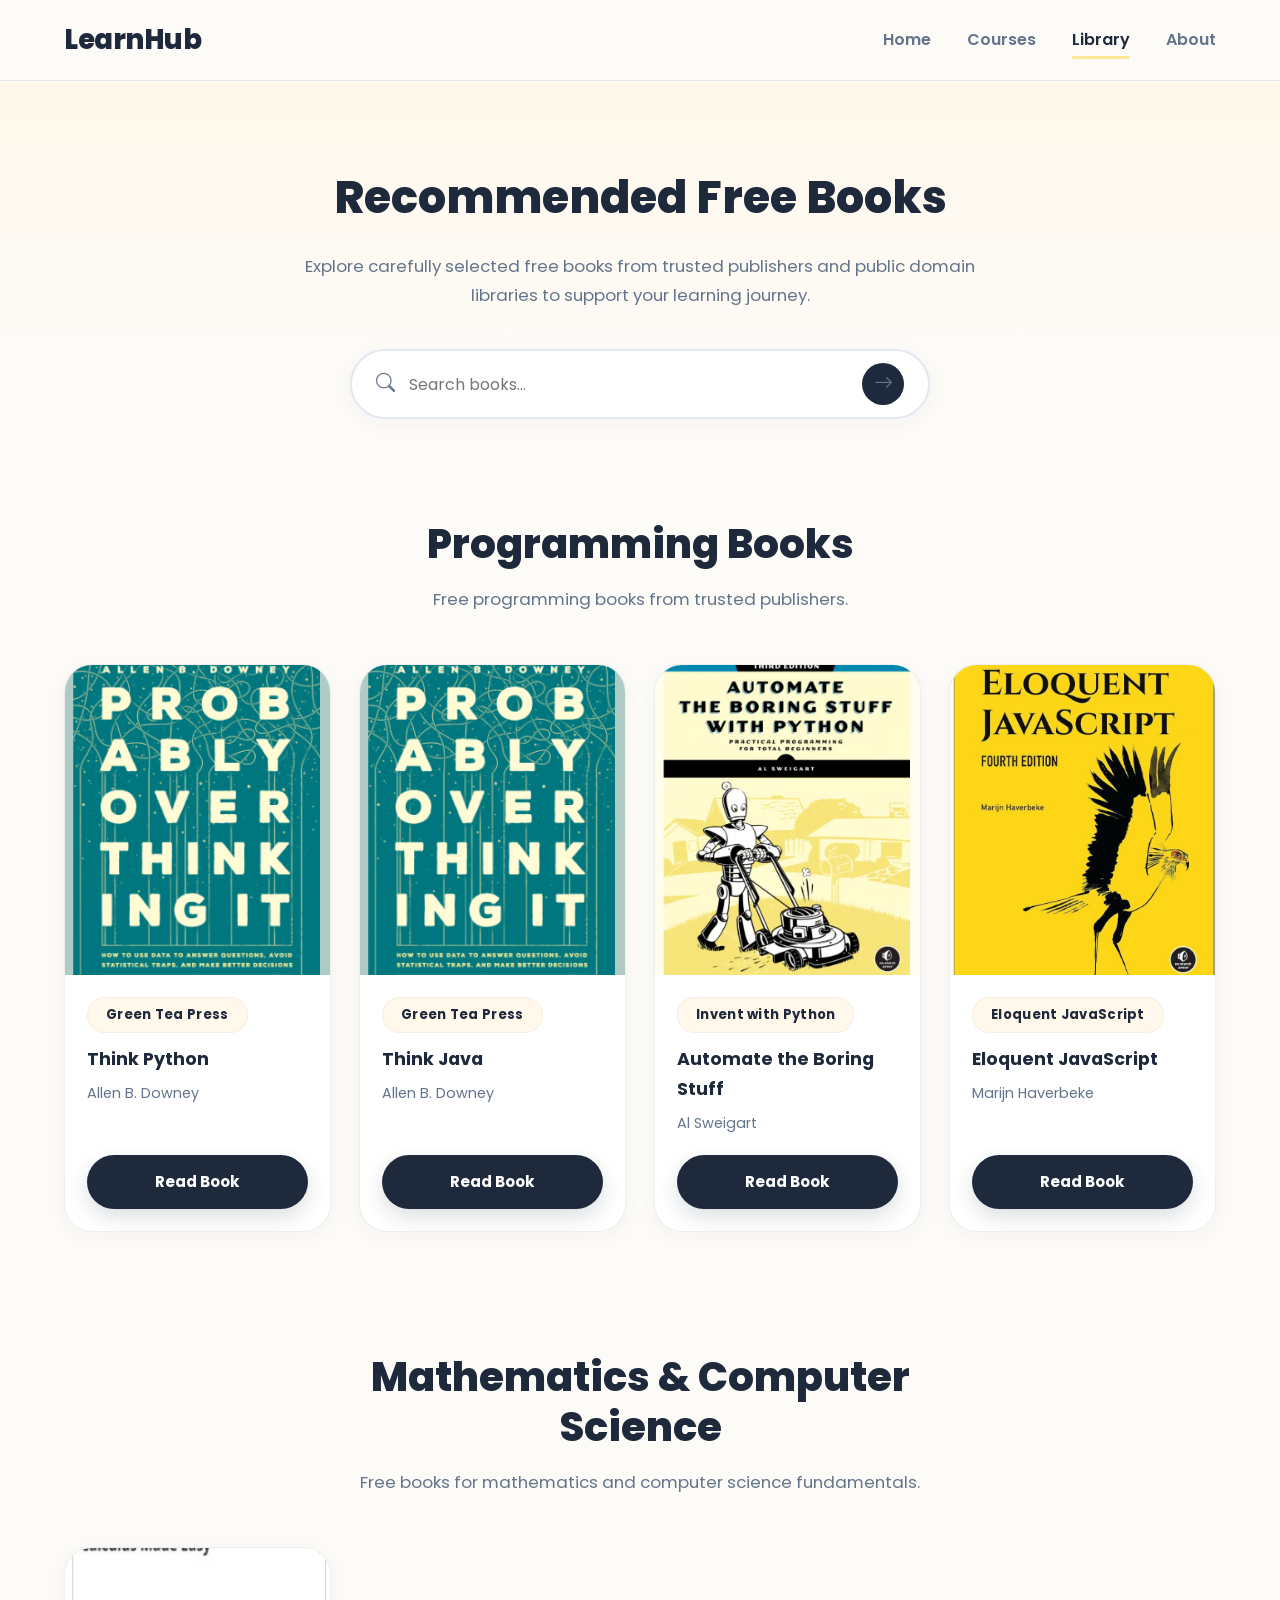
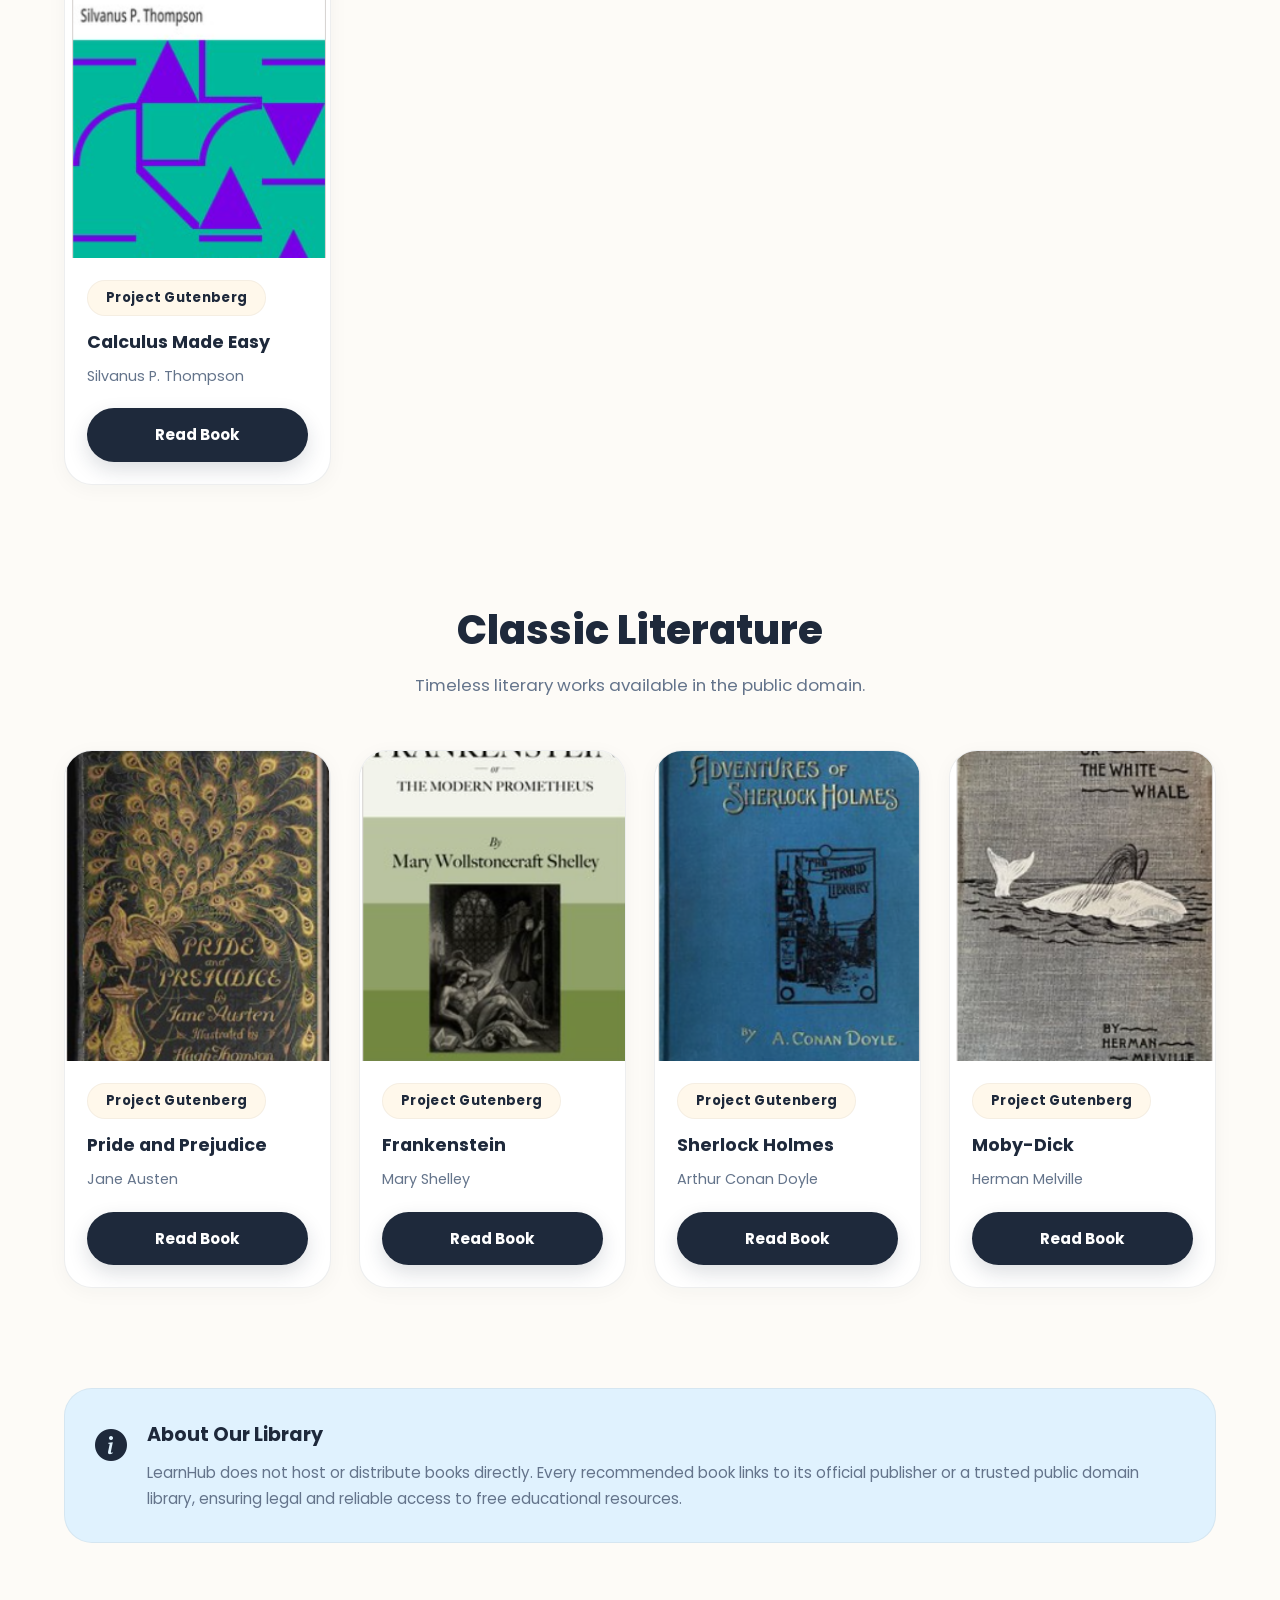
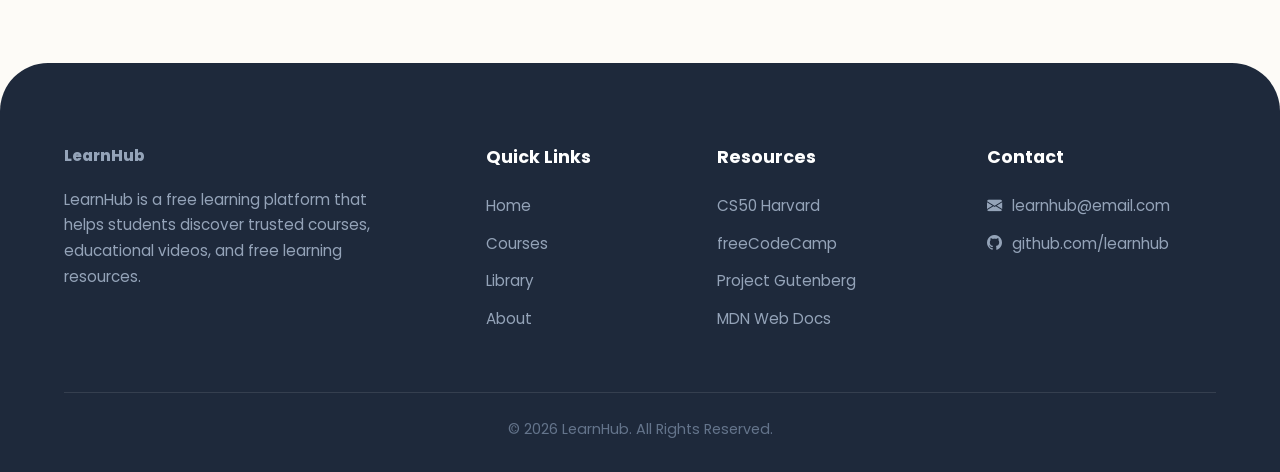
<file: library.html>
<!doctype html>
<html lang="en">
  <head>
    <meta charset="UTF-8" />

    <meta name="viewport" content="width=device-width, initial-scale=1.0" />

    <title>Library | LearnHub</title>
      <!-- Fonts -->
<link rel="preconnect" href="https://fonts.googleapis.com" />

    <link rel="preconnect" href="https://fonts.gstatic.com" crossorigin />

    <link
      href="https://fonts.googleapis.com/css2?family=Poppins:wght@300;400;500;600;700;800&display=swap"
      rel="stylesheet"
    />
      <!-- Icons -->
<link
      rel="stylesheet"
      href="https://cdn.jsdelivr.net/npm/bootstrap-icons@1.13.1/font/bootstrap-icons.min.css"
    />
      <!-- Styles -->
<link rel="stylesheet" href="styles.css" />
  </head>

  <body>
    <header>
      <nav class="navbar">
        <div class="container">
          <a href="index.html" class="logo"> LearnHub </a>

          <ul class="nav-links">
            <li>
              <a href="index.html"> Home </a>
            </li>

            <li>
              <a href="courses.html"> Courses </a>
            </li>

            <li>
              <a href="library.html" class="active"> Library </a>
            </li>

            <li>
              <a href="about.html"> About </a>
            </li>
          </ul>

          <button class="menu-toggle">
            <i class="bi bi-list"></i>
          </button>
        </div>
      </nav>
    </header>

    <main>
      <!-- Header -->
<section class="page-header">
        <div class="container">
          <h1>Recommended Free Books</h1>

          <p>
            Explore carefully selected free books from trusted publishers and
            public domain libraries to support your learning journey.
          </p>
        </div>
      </section>
      <!-- Search -->
<section class="library-search">
        <div class="container">
          <form class="search-box search-form" role="search">
            <i class="bi bi-search"></i>

            <input
              type="search"
              placeholder="Search books..."
              aria-label="Search books"
              autocomplete="off"
            />

            <button type="submit" class="search-submit" aria-label="Submit search">
              <i class="bi bi-arrow-right"></i>
            </button>
          </form>
        </div>
      </section>
      <!-- Programming Books -->
<section class="library">
        <div class="container">
          <div class="section-title">
            <h2>Programming Books</h2>

            <p>Free programming books from trusted publishers.</p>
          </div>

          <div class="book-container">
<div class="book-card">
              <img src="assets/images/book-allenB.png" alt="Think Python" />

              <div class="book-content">
                <span class="book-source"> Green Tea Press </span>

                <h3>Think Python</h3>

                <p>Allen B. Downey</p>

                <a
                  href="https://greenteapress.com/wp/think-python-2e/"
                  target="_blank"
                  class="btn btn-primary"
                >
                  Read Book
                </a>
              </div>
            </div>
<div class="book-card">
              <img src="assets/images/book-allenB.png" alt="Think Java" />

              <div class="book-content">
                <span class="book-source"> Green Tea Press </span>

                <h3>Think Java</h3>

                <p>Allen B. Downey</p>

                <a
                  href="https://greenteapress.com/wp/think-java/"
                  target="_blank"
                  class="btn btn-primary"
                >
                  Read Book
                </a>
              </div>
            </div>
<div class="book-card">
              <img
                src="assets/images/book-automate.png"
                alt="Automate the Boring Stuff"
              />

              <div class="book-content">
                <span class="book-source"> Invent with Python </span>

                <h3>Automate the Boring Stuff</h3>

                <p>Al Sweigart</p>

                <a
                  href="https://automatetheboringstuff.com/"
                  target="_blank"
                  class="btn btn-primary"
                >
                  Read Book
                </a>
              </div>
            </div>
<div class="book-card">
              <img
                src="assets/images/book-eloq.png"
                alt="Eloquent JavaScript"
              />

              <div class="book-content">
                <span class="book-source"> Eloquent JavaScript </span>

                <h3>Eloquent JavaScript</h3>

                <p>Marijn Haverbeke</p>

                <a
                  href="https://eloquentjavascript.net/"
                  target="_blank"
                  class="btn btn-primary"
                >
                  Read Book
                </a>
              </div>
            </div>
          </div>
        </div>
      </section>
      <!-- Computer Science -->
<section class="library">
        <div class="container">
          <div class="section-title">
            <h2>Mathematics & Computer Science</h2>

            <p>Free books for mathematics and computer science fundamentals.</p>
          </div>

          <div class="book-container">
<div class="book-card">
              <img
                src="assets/images/book-calculus.png"
                alt="Calculus Made Easy"
              />

              <div class="book-content">
                <span class="book-source"> Project Gutenberg </span>

                <h3>Calculus Made Easy</h3>

                <p>Silvanus P. Thompson</p>

                <a
                  href="https://www.gutenberg.org/ebooks/33283"
                  target="_blank"
                  class="btn btn-primary"
                >
                  Read Book
                </a>
              </div>
            </div>
          </div>
        </div>
      </section>
      <!-- Classic Literature -->
<section class="library">
        <div class="container">
          <div class="section-title">
            <h2>Classic Literature</h2>

            <p>Timeless literary works available in the public domain.</p>
          </div>

          <div class="book-container">
<div class="book-card">
              <img
                src="assets/images/book-pride.png"
                alt="Pride and Prejudice"
              />

              <div class="book-content">
                <span class="book-source"> Project Gutenberg </span>

                <h3>Pride and Prejudice</h3>

                <p>Jane Austen</p>

                <a
                  href="https://www.gutenberg.org/ebooks/1342"
                  target="_blank"
                  class="btn btn-primary"
                >
                  Read Book
                </a>
              </div>
            </div>
<div class="book-card">
              <img src="assets/images/book-frankens.png" alt="Frankenstein" />

              <div class="book-content">
                <span class="book-source"> Project Gutenberg </span>

                <h3>Frankenstein</h3>

                <p>Mary Shelley</p>

                <a
                  href="https://www.gutenberg.org/ebooks/84"
                  target="_blank"
                  class="btn btn-primary"
                >
                  Read Book
                </a>
              </div>
            </div>
<div class="book-card">
              <img
                src="assets/images/book-advanture.png"
                alt="Sherlock Holmes"
              />

              <div class="book-content">
                <span class="book-source"> Project Gutenberg </span>

                <h3>Sherlock Holmes</h3>

                <p>Arthur Conan Doyle</p>

                <a
                  href="https://www.gutenberg.org/ebooks/1661"
                  target="_blank"
                  class="btn btn-primary"
                >
                  Read Book
                </a>
              </div>
            </div>
<div class="book-card">
              <img src="assets/images/book-moby.png" alt="Moby-Dick" />

              <div class="book-content">
                <span class="book-source"> Project Gutenberg </span>

                <h3>Moby-Dick</h3>

                <p>Herman Melville</p>

                <a
                  href="https://www.gutenberg.org/ebooks/2701"
                  target="_blank"
                  class="btn btn-primary"
                >
                  Read Book
                </a>
              </div>
            </div>
          </div>
        </div>
      </section>
      <!-- Resources -->
<section class="library-note">
        <div class="container">
          <div class="note-card">
            <i class="bi bi-info-circle-fill"></i>

            <div>
              <h3>About Our Library</h3>

              <p>
                LearnHub does not host or distribute books directly. Every
                recommended book links to its official publisher or a trusted
                public domain library, ensuring legal and reliable access to
                free educational resources.
              </p>
            </div>
          </div>
        </div>
      </section>
    </main>
      <!-- Footer -->
<footer class="footer">
      <div class="container">
        <div class="footer-container">
          <div class="footer-column">
            <a href="index.html" class="footer-logo"> LearnHub </a>

            <p>
              LearnHub is a free learning platform that helps students discover
              trusted courses, educational videos, and free learning resources.
            </p>
          </div>

          <div class="footer-column">
            <h3>Quick Links</h3>

            <ul>
              <li><a href="index.html">Home</a></li>

              <li><a href="courses.html">Courses</a></li>

              <li><a href="library.html">Library</a></li>

              <li><a href="about.html">About</a></li>
            </ul>
          </div>

          <div class="footer-column">
            <h3>Resources</h3>

            <ul>
              <li>
                <a href="https://cs50.harvard.edu/" target="_blank">
                  CS50 Harvard
                </a>
              </li>

              <li>
                <a href="https://www.freecodecamp.org/" target="_blank">
                  freeCodeCamp
                </a>
              </li>

              <li>
                <a href="https://www.gutenberg.org/" target="_blank">
                  Project Gutenberg
                </a>
              </li>

              <li>
                <a href="https://developer.mozilla.org/" target="_blank">
                  MDN Web Docs
                </a>
              </li>
            </ul>
          </div>

          <div class="footer-column">
            <h3>Contact</h3>

            <ul>
              <li>
                <i class="bi bi-envelope-fill"></i>

                learnhub@email.com
              </li>

              <li>
                <i class="bi bi-github"></i>

                github.com/learnhub
              </li>
            </ul>
          </div>
        </div>

        <div class="footer-bottom">
          <p>© 2026 LearnHub. All Rights Reserved.</p>
        </div>
      </div>
    </footer>

    <script src="script.js"></script>
  </body>
</html>
</file>
<file: styles.css>
/* Variables */
:root {
  /* Colors */
  --primary: #ffe893; 
  --primary-hover: #ffd84d;
  --secondary: #1e293b; 
  --accent-mint: #e2f1e7; 
  --accent-cream: #fff8eb; 
  --accent-blue: #e0f2fe; 
  --accent-purple: #f3e8ff; 

  --background: #fdfbf7; 
  --surface: #ffffff;

  --text: #1e293b;
  --text-light: #64748b;

  --border: #e2e8f0;
  --border-card: rgba(30, 41, 59, 0.08);

  --radius-lg: 28px;
  --radius-md: 18px;
  --radius-sm: 12px;
  --radius-pill: 999px;

  --shadow-sm: 0 4px 20px rgba(30, 41, 59, 0.04);
  --shadow-md: 0 12px 32px rgba(30, 41, 59, 0.08);
  --shadow-hover: 0 20px 40px rgba(30, 41, 59, 0.12);

  --transition: all 0.3s cubic-bezier(0.4, 0, 0.2, 1);
}

/* Base styles */
* {
  margin: 0;
  padding: 0;
  box-sizing: border-box;
}

html {
  scroll-behavior: smooth;
  scroll-padding-top: 100px;
}

body {
  font-family: "Poppins", sans-serif;
  background: var(--background);
  color: var(--text);
  line-height: 1.7;
}

img {
  display: block;
  width: 100%;
  object-fit: cover;
  user-select: none;
  -webkit-user-drag: none;
}

a {
  color: inherit;
  text-decoration: none;
}

ul {
  list-style: none;
}

button {
  border: none;
  background: none;
  cursor: pointer;
  font: inherit;
}

.container {
  width: min(1200px, 90%);
  margin: auto;
}

section {
  padding: 80px 0;
}

/* Typography */
.hero-tag,
.section-tag,
.course-badge,
.book-category,
.book-source {
  display: inline-flex;
  align-items: center;
  padding: 6px 18px;
  border-radius: var(--radius-pill);
  background: var(--primary);
  color: var(--secondary);
  font-size: 0.82rem;
  font-weight: 700;
  letter-spacing: 0.3px;
  border: 1px solid rgba(0, 0, 0, 0.04);
}

.section-title {
  max-width: 680px;
  margin: 0 auto 50px;
  text-align: center;
}

.section-title h1,
.section-title h2 {
  margin-bottom: 16px;
  font-size: 2.5rem;
  font-weight: 800;
  line-height: 1.25;
  color: var(--secondary);
}

.section-title p {
  color: var(--text-light);
  font-size: 1.05rem;
}

/* Buttons */
.btn {
  display: inline-flex;
  align-items: center;
  justify-content: center;
  gap: 10px;
  padding: 14px 32px;
  border-radius: var(--radius-pill);
  font-weight: 700;
  font-size: 0.95rem;
  transition: var(--transition);
}

.btn-primary {
  background: var(--secondary);
  color: #fff;
  box-shadow: 0 8px 20px rgba(30, 41, 59, 0.15);
}

.btn-primary:hover {
  background: #0f172a;
  transform: translateY(-3px);
  box-shadow: 0 12px 25px rgba(30, 41, 59, 0.25);
}

.btn-outline {
  background: var(--surface);
  color: var(--secondary);
  border: 2px solid var(--border);
  box-shadow: var(--shadow-sm);
}

.btn-outline:hover {
  border-color: var(--secondary);
  background: var(--secondary);
  color: #fff;
  transform: translateY(-3px);
}

.link {
  display: inline-flex;
  align-items: center;
  gap: 8px;
  color: var(--secondary);
  font-weight: 700;
  transition: var(--transition);
}

.link:hover {
  gap: 12px;
}

/* Navbar */
.navbar {
  position: fixed;
  top: 0;
  left: 0;
  width: 100%;
  z-index: 99999;
  background: rgba(253, 251, 247, 0.9);
  backdrop-filter: blur(16px);
  -webkit-backdrop-filter: blur(16px);
  border-bottom: 1px solid var(--border);
  transition: var(--transition);
}

.navbar .container {
  display: flex;
  justify-content: space-between;
  align-items: center;
  min-height: 80px;
}

.logo {
  font-size: 1.7rem;
  font-weight: 800;
  color: var(--secondary);
  letter-spacing: -0.5px;
}

.nav-links {
  display: flex;
  align-items: center;
  gap: 36px;
}

.nav-links a {
  position: relative;
  color: var(--text-light);
  font-weight: 600;
  padding: 8px 0;
  transition: var(--transition);
}

.nav-links a:hover,
.nav-links a.active {
  color: var(--secondary);
}

.nav-links a::after {
  content: "";
  position: absolute;
  left: 50%;
  bottom: 0;
  width: 0;
  height: 3px;
  border-radius: var(--radius-pill);
  background: var(--primary);
  transition: var(--transition);
  transform: translateX(-50%);
}

.nav-links a:hover::after,
.nav-links a.active::after {
  width: 100%;
}

.menu-toggle {
  display: none;
  font-size: 1.8rem;
  color: var(--secondary);
}

/* Header space */
main {
  margin-top: 80px;
}

/* Page header */
.page-header {
  padding: 80px 0 40px;
  text-align: center;
  background: linear-gradient(
    180deg,
    var(--accent-cream) 0%,
    var(--background) 100%
  );
}

.page-header h1 {
  font-size: 2.8rem;
  font-weight: 800;
  color: var(--secondary);
  margin-bottom: 16px;
}

.page-header p {
  max-width: 680px;
  margin: 0 auto;
  color: var(--text-light);
  font-size: 1.05rem;
}

/* Search */
.course-search,
.library-search {
  padding: 0 0 40px;
}

.search-box {
  max-width: 580px;
  margin: 0 auto;
  display: flex;
  align-items: center;
  gap: 14px;
  background: var(--surface);
  padding: 12px 24px;
  border-radius: var(--radius-pill);
  border: 2px solid var(--border);
  box-shadow: var(--shadow-sm);
  transition: var(--transition);
}

.search-box:focus-within {
  border-color: var(--secondary);
  box-shadow: var(--shadow-md);
}

.search-box i {
  font-size: 1.2rem;
  color: var(--text-light);
}

.search-box input {
  width: 100%;
  border: none;
  outline: none;
  font-size: 1rem;
  font-family: inherit;
  background: transparent;
  color: var(--text);
}

/* Hero */
.hero {
  padding: 70px 0 90px;
  background: linear-gradient(
    180deg,
    var(--accent-cream) 0%,
    var(--background) 100%
  );
  border-bottom-left-radius: 48px;
  border-bottom-right-radius: 48px;
}

.hero-content {
  display: grid;
  grid-template-columns: 1.1fr 0.9fr;
  align-items: center;
  gap: 60px;
}

.hero-text h1 {
  margin-bottom: 20px;
  font-size: 3.5rem;
  font-weight: 800;
  line-height: 1.15;
  color: var(--secondary);
}

.hero-text p {
  max-width: 520px;
  margin-bottom: 24px;
  color: var(--text-light);
  font-size: 1.1rem;
}

/* Hero audio */
.hero-audio {
  width: 100%;
  max-width: 380px;
  display: grid;
  grid-template-columns: 58px 1fr;
  align-items: center;
  gap: 16px;
  margin-bottom: 28px;
  padding: 10px 16px 10px 10px;
  background: rgba(255, 255, 255, 0.82);
  border: 1px solid var(--border);
  border-radius: var(--radius-md);
  box-shadow: var(--shadow-sm);
}

.hero-audio-icon {
  width: 58px;
  height: 58px;
  display: flex;
  align-items: center;
  justify-content: center;
  border-radius: 50%;
  background: var(--secondary);
  color: #ffffff;
  font-size: 1.5rem;
}

.hero-audio-content {
  min-width: 0;
}

.hero-audio-label {
  display: block;
  margin-bottom: 6px;
  color: var(--secondary);
  font-size: 0.82rem;
  font-weight: 600;
}

.hero-audio audio {
  display: block;
  width: 100%;
  height: 36px;
}

.hero-buttons {
  display: flex;
  align-items: center;
  gap: 20px;
  flex-wrap: wrap;
}

.hero-image {
  display: flex;
  justify-content: center;
}

.hero-image img {
  width: 100%;
  max-width: 480px;
  border-radius: 40px 120px 40px 40px;
  box-shadow: var(--shadow-md);
  border: 6px solid #ffffff;
}

/* Statistics */
.statistics {
  padding: 20px 0 80px;
}

.stats-container {
  display: grid;
  grid-template-columns: repeat(4, 1fr);
  gap: 24px;
  background: var(--surface);
  padding: 32px;
  border-radius: var(--radius-lg);
  box-shadow: var(--shadow-sm);
  border: 1px solid var(--border);
}

.stat-item {
  display: flex;
  align-items: center;
  gap: 16px;
  padding: 8px;
}

.stat-item i {
  display: flex;
  align-items: center;
  justify-content: center;
  width: 58px;
  height: 58px;
  border-radius: 50%;
  background: var(--primary);
  color: var(--secondary);
  font-size: 1.5rem;
  flex-shrink: 0;
}

.stat-item h3 {
  font-size: 2rem;
  font-weight: 800;
  color: var(--secondary);
  line-height: 1;
}

.stat-item p {
  color: var(--text-light);
  font-size: 0.88rem;
  font-weight: 500;
}

/* Courses */
.courses {
  padding: 60px 0;
}

.course-container {
  display: grid;
  grid-template-columns: repeat(auto-fill, minmax(320px, 1fr));
  gap: 32px;
}

.course-card {
  background: var(--surface);
  border: 1px solid var(--border-card);
  border-radius: var(--radius-lg);
  overflow: hidden;
  box-shadow: var(--shadow-sm);
  transition: var(--transition);
  display: flex;
  flex-direction: column;
}

.course-card:hover {
  transform: translateY(-8px);
  box-shadow: var(--shadow-hover);
}

.course-card img {
  height: 220px;
  border-top-left-radius: var(--radius-lg);
  border-top-right-radius: var(--radius-lg);
}

.course-content {
  padding: 28px;
  display: flex;
  flex-direction: column;
  flex-grow: 1;
}

.course-level {
  background: var(--accent-blue);
  color: var(--secondary);
  align-self: flex-start;
  margin-bottom: 14px;
}

.course-content h3 {
  margin-bottom: 10px;
  font-size: 1.25rem;
  font-weight: 700;
  color: var(--secondary);
}

.course-content p {
  margin-bottom: 20px;
  color: var(--text-light);
  font-size: 0.95rem;
  flex-grow: 1;
}

.course-info {
  display: flex;
  justify-content: space-between;
  align-items: center;
  margin-bottom: 20px;
  padding-top: 16px;
  border-top: 1px solid var(--border);
  color: var(--text-light);
  font-size: 0.88rem;
  font-weight: 500;
}

.course-info span {
  display: flex;
  align-items: center;
  gap: 6px;
}

/* Library */
.library {
  padding: 60px 0;
}

.book-container {
  display: grid;
  grid-template-columns: repeat(auto-fill, minmax(240px, 1fr));
  gap: 28px;
}

.book-card {
  background: var(--surface);
  border-radius: var(--radius-lg);
  border: 1px solid var(--border-card);
  overflow: hidden;
  box-shadow: var(--shadow-sm);
  transition: var(--transition);
  display: flex;
  flex-direction: column;
}

.book-card:hover {
  transform: translateY(-8px);
  box-shadow: var(--shadow-hover);
}

.book-card img {
  height: 310px;
}

.book-content {
  padding: 22px;
  display: flex;
  flex-direction: column;
  flex-grow: 1;
}

.book-source {
  background: var(--accent-cream);
  align-self: flex-start;
  margin-bottom: 12px;
}

.book-content h3 {
  font-size: 1.1rem;
  font-weight: 700;
  margin-bottom: 6px;
  color: var(--secondary);
}

.book-content p {
  font-size: 0.9rem;
  color: var(--text-light);
  margin-bottom: 20px;
  flex-grow: 1;
}

/* Library note */
.library-note {
  padding: 40px 0 80px;
}

.note-card {
  display: flex;
  gap: 20px;
  background: var(--accent-blue);
  padding: 30px;
  border-radius: var(--radius-lg);
  align-items: flex-start;
  border: 1px solid rgba(0, 0, 0, 0.05);
}

.note-card i {
  font-size: 2rem;
  color: var(--secondary);
  flex-shrink: 0;
}

.note-card h3 {
  font-size: 1.2rem;
  font-weight: 700;
  margin-bottom: 8px;
  color: var(--secondary);
}

.note-card p {
  color: var(--text-light);
  font-size: 0.95rem;
}

/* Details */
.course-banner,
.book-banner {
  padding: 60px 0;
  background: var(--accent-cream);
  border-bottom-left-radius: 48px;
  border-bottom-right-radius: 48px;
}

.course-banner-content,
.book-banner-content {
  display: grid;
  grid-template-columns: 1fr 1fr;
  align-items: center;
  gap: 60px;
}

.book-banner-content {
  grid-template-columns: 0.8fr 1.2fr;
}

.book-cover img,
.course-detail-image img {
  border-radius: var(--radius-lg);
  box-shadow: var(--shadow-md);
  border: 6px solid #ffffff;
}

.course-detail-info h1,
.book-info h1 {
  font-size: 2.8rem;
  font-weight: 800;
  color: var(--secondary);
  margin: 16px 0;
  line-height: 1.2;
}

.course-summary,
.book-summary {
  color: var(--text-light);
  font-size: 1.05rem;
  margin-bottom: 28px;
}

.course-meta,
.book-meta {
  display: flex;
  flex-wrap: wrap;
  gap: 20px;
  margin-bottom: 32px;
}

.meta-item {
  display: flex;
  align-items: center;
  gap: 8px;
  font-weight: 600;
  font-size: 0.9rem;
  color: var(--secondary);
}

.meta-item i {
  color: var(--text-light);
}

/* Sessions */
.course-sessions {
  background: var(--surface);
}

.session-container {
  display: flex;
  flex-direction: column;
  gap: 16px;
  max-width: 850px;
  margin: 0 auto;
}

.session-card {
  display: flex;
  align-items: center;
  gap: 24px;
  padding: 24px;
  background: var(--background);
  border-radius: var(--radius-md);
  border: 1px solid var(--border);
  transition: var(--transition);
}

.session-card:hover {
  transform: translateX(6px);
  border-color: var(--secondary);
}

.session-number {
  font-size: 1.5rem;
  font-weight: 800;
  color: var(--text-light);
  width: 40px;
}

.session-content {
  flex-grow: 1;
}

.session-content h3 {
  font-size: 1.15rem;
  font-weight: 700;
  color: var(--secondary);
}

.session-content p {
  font-size: 0.9rem;
  color: var(--text-light);
}

/* Info cards */
.info-container,
.outcome-container,
.why-read-container,
.mission-container,
.resource-container {
  display: grid;
  grid-template-columns: repeat(auto-fit, minmax(260px, 1fr));
  gap: 24px;
}

.info-card,
.outcome-card,
.why-card,
.mission-card,
.resource-card {
  background: var(--surface);
  padding: 30px;
  border-radius: var(--radius-lg);
  border: 1px solid var(--border-card);
  box-shadow: var(--shadow-sm);
  transition: var(--transition);
}

.info-card:hover,
.outcome-card:hover,
.why-card:hover,
.mission-card:hover,
.resource-card:hover {
  transform: translateY(-5px);
  box-shadow: var(--shadow-md);
}

.info-card i,
.why-card i,
.mission-card i,
.resource-card i {
  font-size: 2rem;
  color: var(--secondary);
  margin-bottom: 16px;
  display: inline-block;
}

.outcome-card {
  display: flex;
  align-items: flex-start;
  gap: 16px;
}

.outcome-card i {
  font-size: 1.5rem;
  color: #10b981;
}

.info-card h3,
.why-card h3,
.mission-card h3,
.resource-card h3 {
  font-size: 1.2rem;
  font-weight: 700;
  margin-bottom: 10px;
  color: var(--secondary);
}

/* Back button */
.book-navigation,
.course-navigation {
  text-align: center;
  padding: 40px 0 80px;
}



/* Search form */
.search-form {
  border: 2px solid var(--border);
}

.search-form .search-submit {
  width: 42px;
  height: 42px;
  flex: 0 0 42px;
  display: inline-flex;
  align-items: center;
  justify-content: center;
  border: none;
  border-radius: 50%;
  background: var(--secondary);
  color: #ffffff;
  cursor: pointer;
  transition: var(--transition);
}

.search-form .search-submit:hover {
  transform: translateX(2px);
  opacity: 0.9;
}

/* Course table */
.course-information {
  background: var(--accent-cream);
}

.table-wrapper {
  max-width: 850px;
  margin: 0 auto;
  overflow-x: auto;
  background: var(--surface);
  border: 1px solid var(--border-card);
  border-radius: var(--radius-lg);
  box-shadow: var(--shadow-sm);
}

.course-table {
  width: 100%;
  border-collapse: collapse;
  min-width: 620px;
}

.course-table th,
.course-table td {
  padding: 18px 22px;
  text-align: left;
  border-bottom: 1px solid var(--border);
}

.course-table thead th {
  background: var(--secondary);
  color: #ffffff;
  font-weight: 700;
}

.course-table tbody th {
  width: 34%;
  color: var(--secondary);
  font-weight: 700;
  background: var(--background);
}

.course-table tbody td {
  color: var(--text-light);
}

.course-table tbody tr:last-child th,
.course-table tbody tr:last-child td {
  border-bottom: none;
}

.course-table tbody tr:hover th,
.course-table tbody tr:hover td {
  background: var(--accent-mint);
}

.text-note {
  margin-top: 18px;
  color: var(--text-light);
}

/* Video */
.intro-video {
  background: var(--accent-mint);
  border-radius: 48px;
  padding: 90px 0;
  margin: 40px 0;
}

.intro-content {
  display: grid;
  grid-template-columns: 1fr 1.2fr;
  align-items: center;
  gap: 60px;
}

.intro-text h2 {
  font-size: 2.5rem;
  font-weight: 800;
  margin-bottom: 18px;
  color: var(--secondary);
}

.intro-text p {
  margin-bottom: 28px;
  color: var(--text-light);
  font-size: 1.05rem;
}

.intro-player {
  border-radius: var(--radius-lg);
  overflow: hidden;
  box-shadow: var(--shadow-md);
  border: 6px solid #ffffff;
}

.intro-player video {
  width: 100%;
  aspect-ratio: 16/9;
  display: block;
  object-fit: cover;
}

/* Footer */
.footer {
  padding: 80px 0 30px;
  background: var(--secondary);
  color: #f8fafc;
  border-top-left-radius: 48px;
  border-top-right-radius: 48px;
  margin-top: 40px;
}

.footer-container {
  display: grid;
  grid-template-columns: 2fr 1fr 1.2fr 1.2fr;
  gap: 40px;
}

.footer-logo {
  font-size: 1.8rem;
  font-weight: 800;
  color: #fff;
  margin-bottom: 18px;
  display: inline-block;
}

.footer-column p {
  color: #94a3b8;
  font-size: 0.95rem;
  max-width: 320px;
}

.footer-column h3 {
  color: #fff;
  font-size: 1.1rem;
  font-weight: 700;
  margin-bottom: 20px;
}

.footer-column ul {
  display: flex;
  flex-direction: column;
  gap: 12px;
}

.footer-column a,
.footer-column li {
  color: #94a3b8;
  font-size: 0.95rem;
  transition: var(--transition);
  display: flex;
  align-items: center;
  gap: 10px;
}

.footer-column a:hover {
  color: var(--primary);
}

.footer-bottom {
  margin-top: 60px;
  padding-top: 24px;
  border-top: 1px solid rgba(255, 255, 255, 0.1);
  text-align: center;
  color: #64748b;
  font-size: 0.9rem;
}

/* Animations */
.stat-item,
.course-card,
.book-card,
.session-card,
.info-card,
.why-card,
.mission-card,
.resource-card {
  opacity: 0;
  transform: translateY(25px);
  transition:
    opacity 0.5s ease,
    transform 0.5s ease;
}

.show-item {
  opacity: 1 !important;
  transform: translateY(0) !important;
}

/* Responsive */
@media (max-width: 992px) {
  section {
    padding: 60px 0;
  }

  .hero-content,
  .intro-content,
  .course-banner-content,
  .book-banner-content,
  .footer-container {
    grid-template-columns: 1fr;
    gap: 40px;
  }

  .hero-text,
  .intro-text,
  .footer-column {
    text-align: center;
  }

  .hero-text p {
    margin-left: auto;
    margin-right: auto;
  }

  .hero-buttons {
    justify-content: center;
  }

  .hero-image,
  .book-cover {
    order: -1;
  }

  .stats-container {
    grid-template-columns: repeat(2, 1fr);
  }
}

@media (max-width: 768px) {
  .nav-links {
    position: fixed;
    top: 80px;
    left: 0;
    width: 100%;
    display: none;
    flex-direction: column;
    padding: 24px;
    background: var(--surface);
    border-bottom: 1px solid var(--border);
    box-shadow: var(--shadow-md);
  }

  .nav-links.show {
    display: flex;
  }

  .menu-toggle {
    display: flex;
  }

  .hero-audio {
    grid-template-columns: 50px 1fr;
    gap: 12px;
    padding-right: 12px;
  }

  .hero-audio-icon {
    width: 50px;
    height: 50px;
    font-size: 1.3rem;
  }

  .hero-text h1,
  .page-header h1,
  .course-detail-info h1,
  .book-info h1 {
    font-size: 2.2rem;
  }

  .section-title h2 {
    font-size: 1.8rem;
  }

  .session-card {
    flex-direction: column;
    text-align: center;
  }
}

@media (max-width: 576px) {
  .stats-container {
    grid-template-columns: 1fr;
  }

  .hero-buttons {
    flex-direction: column;
    width: 100%;
  }

  .hero-buttons .btn {
    width: 100%;
  }

  .hero-buttons .link {
    width: 100%;
    justify-content: center;
  }

  .hero-audio {
    grid-template-columns: 44px 1fr;
    gap: 10px;
    padding: 8px 10px 8px 8px;
  }

  .hero-audio-icon {
    width: 44px;
    height: 44px;
    font-size: 1.1rem;
  }

  .hero-audio-label {
    font-size: 0.75rem;
  }
}
</file>
